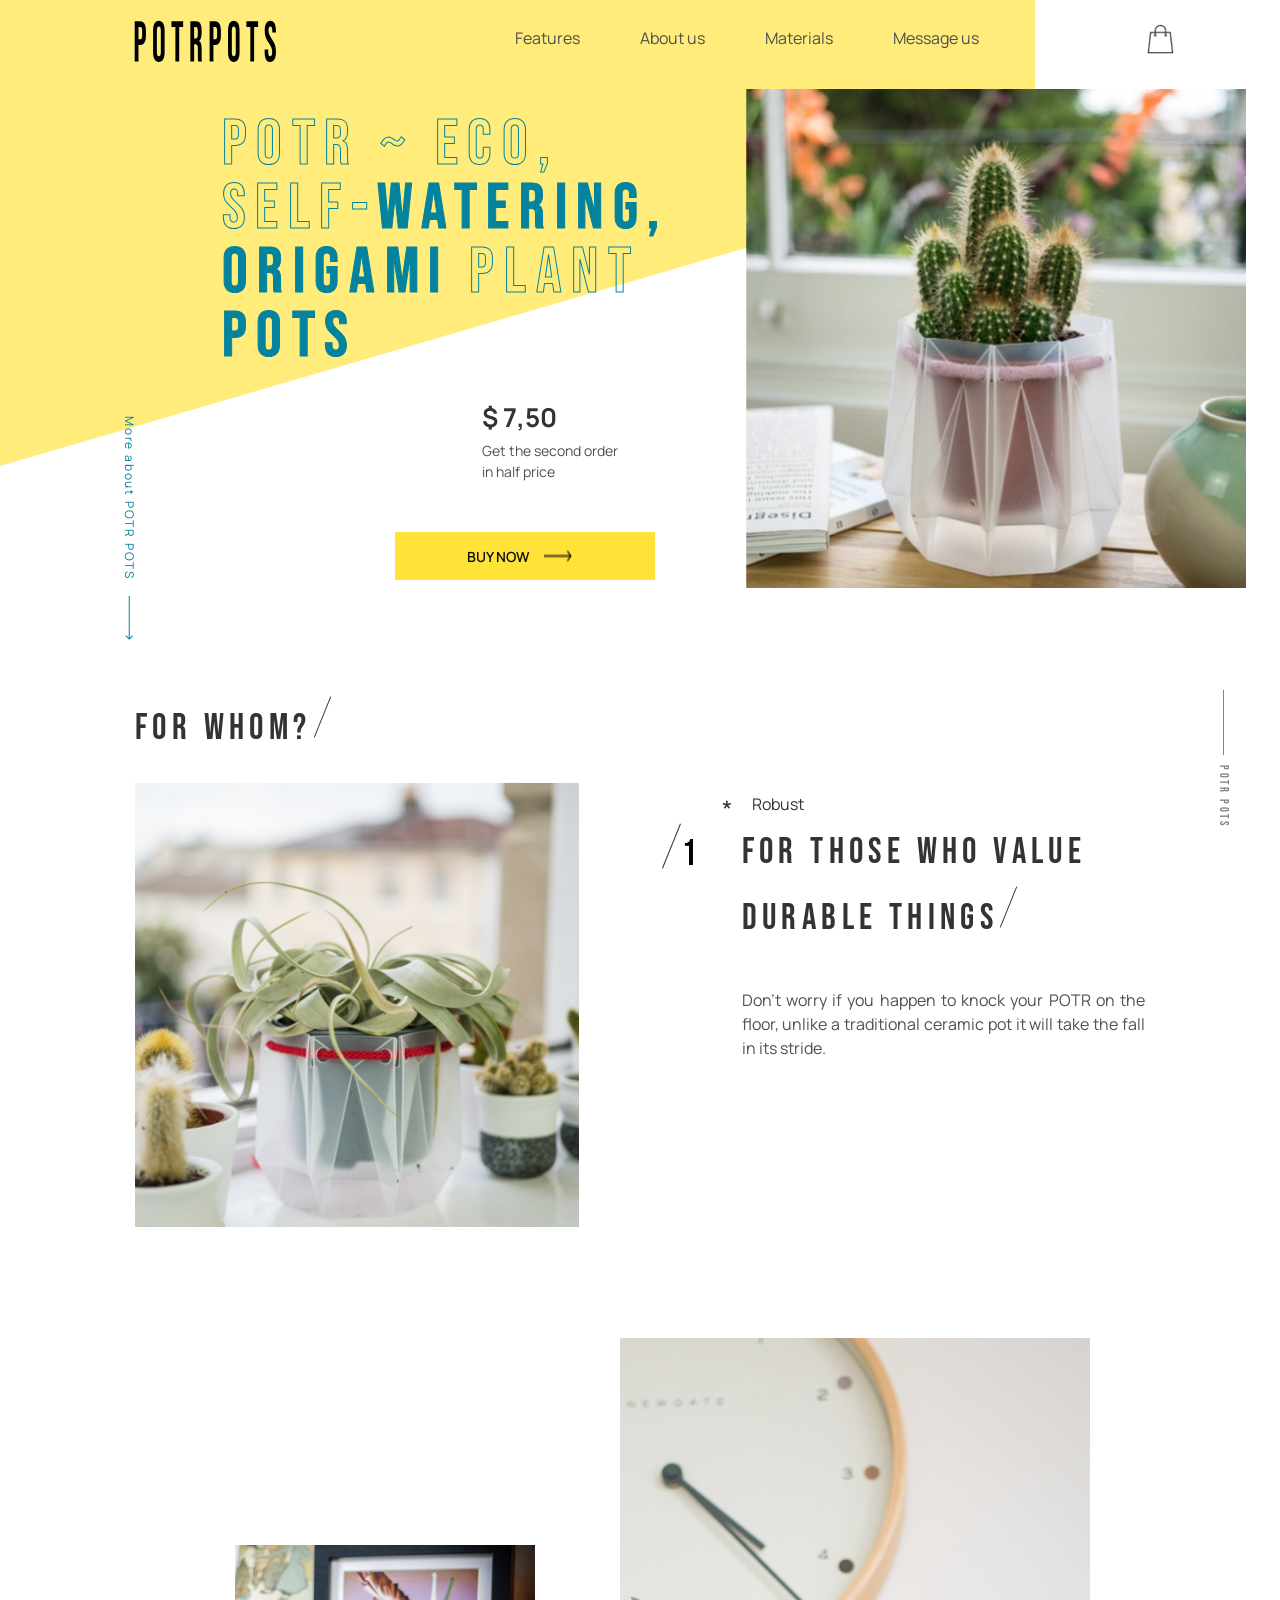
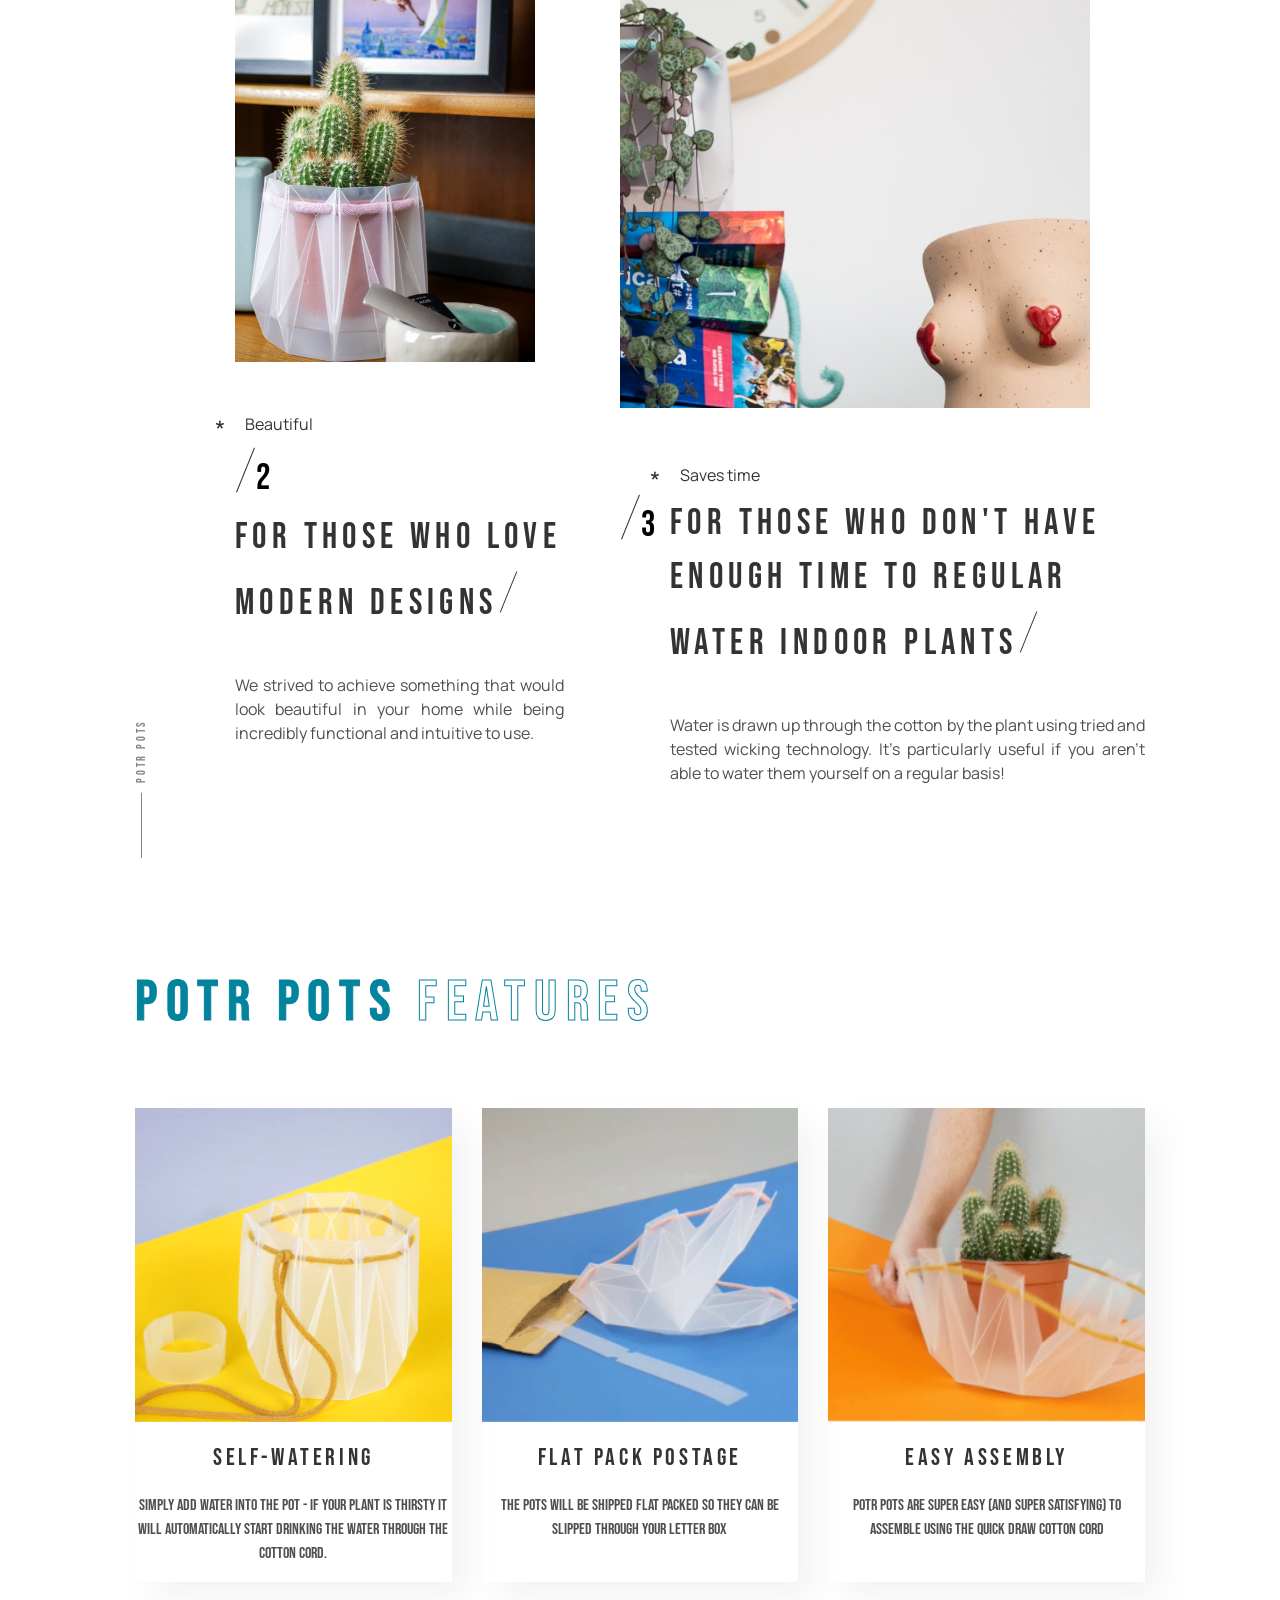
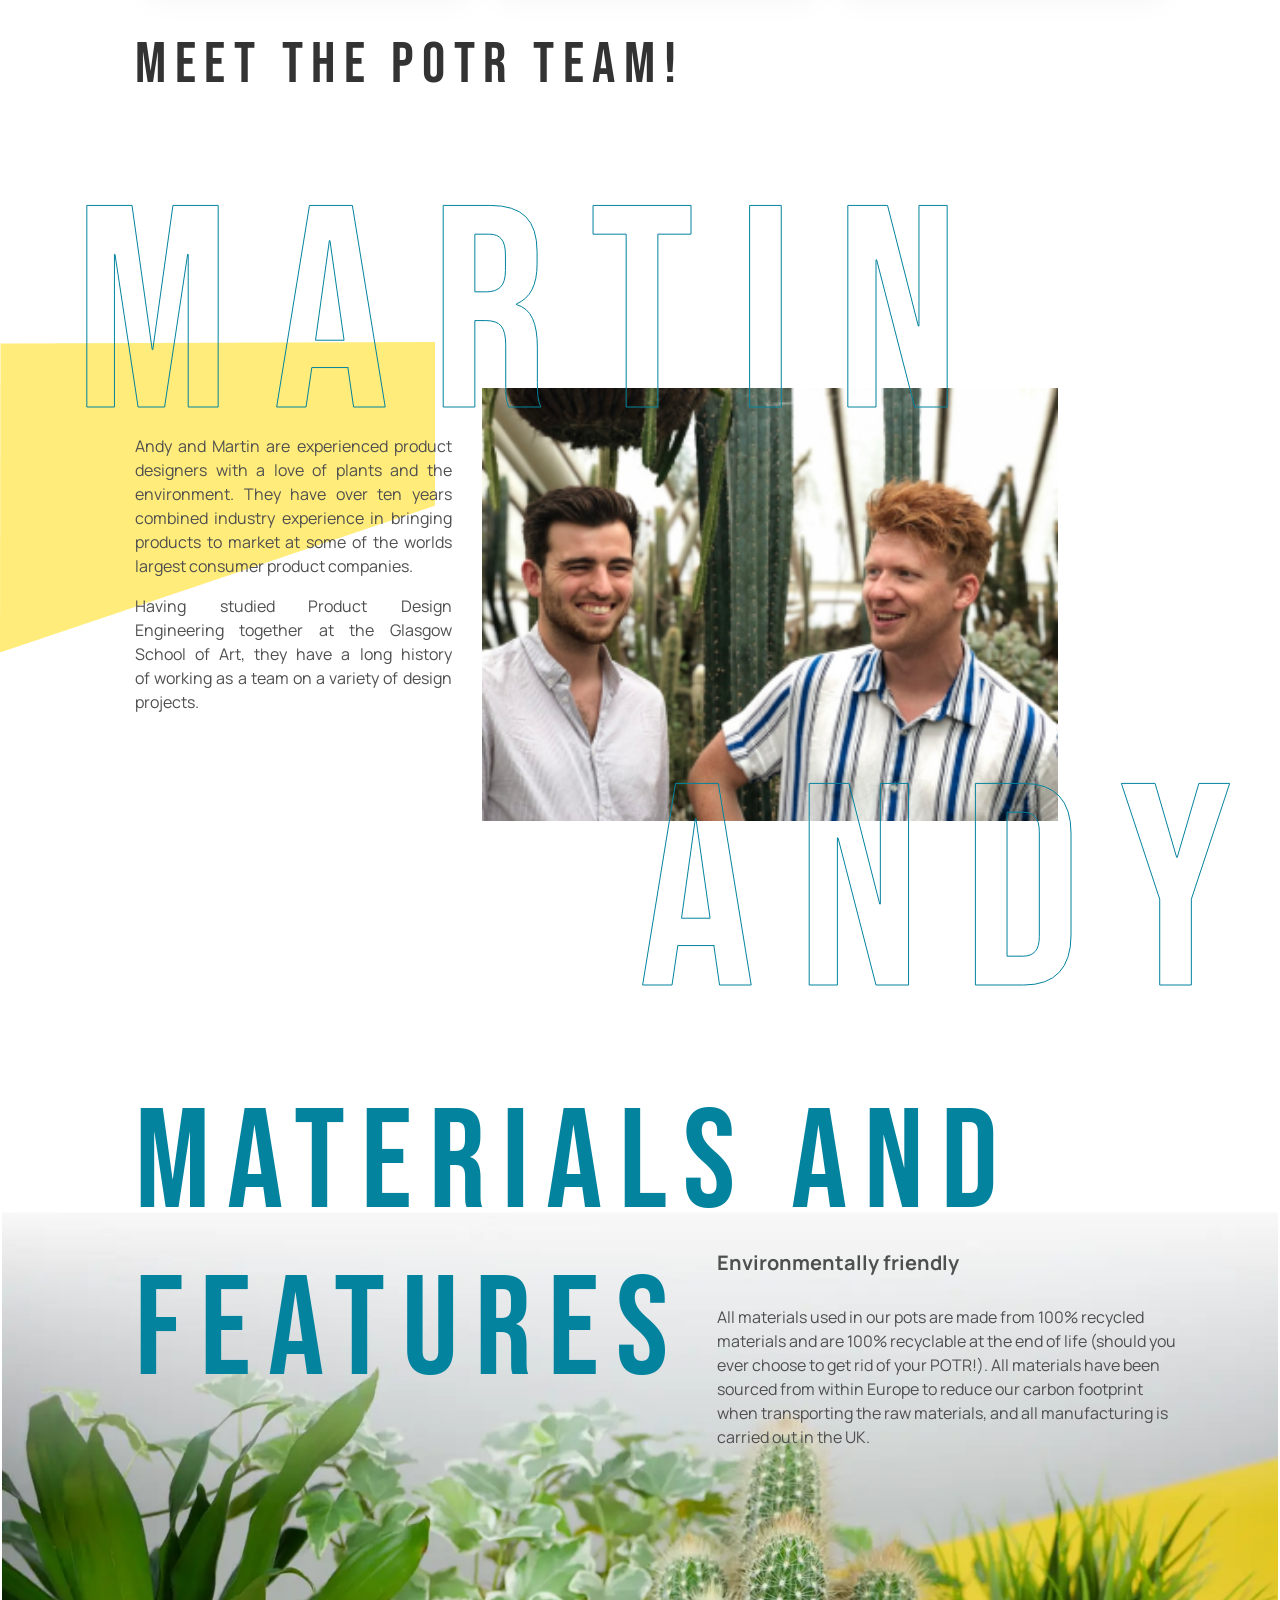
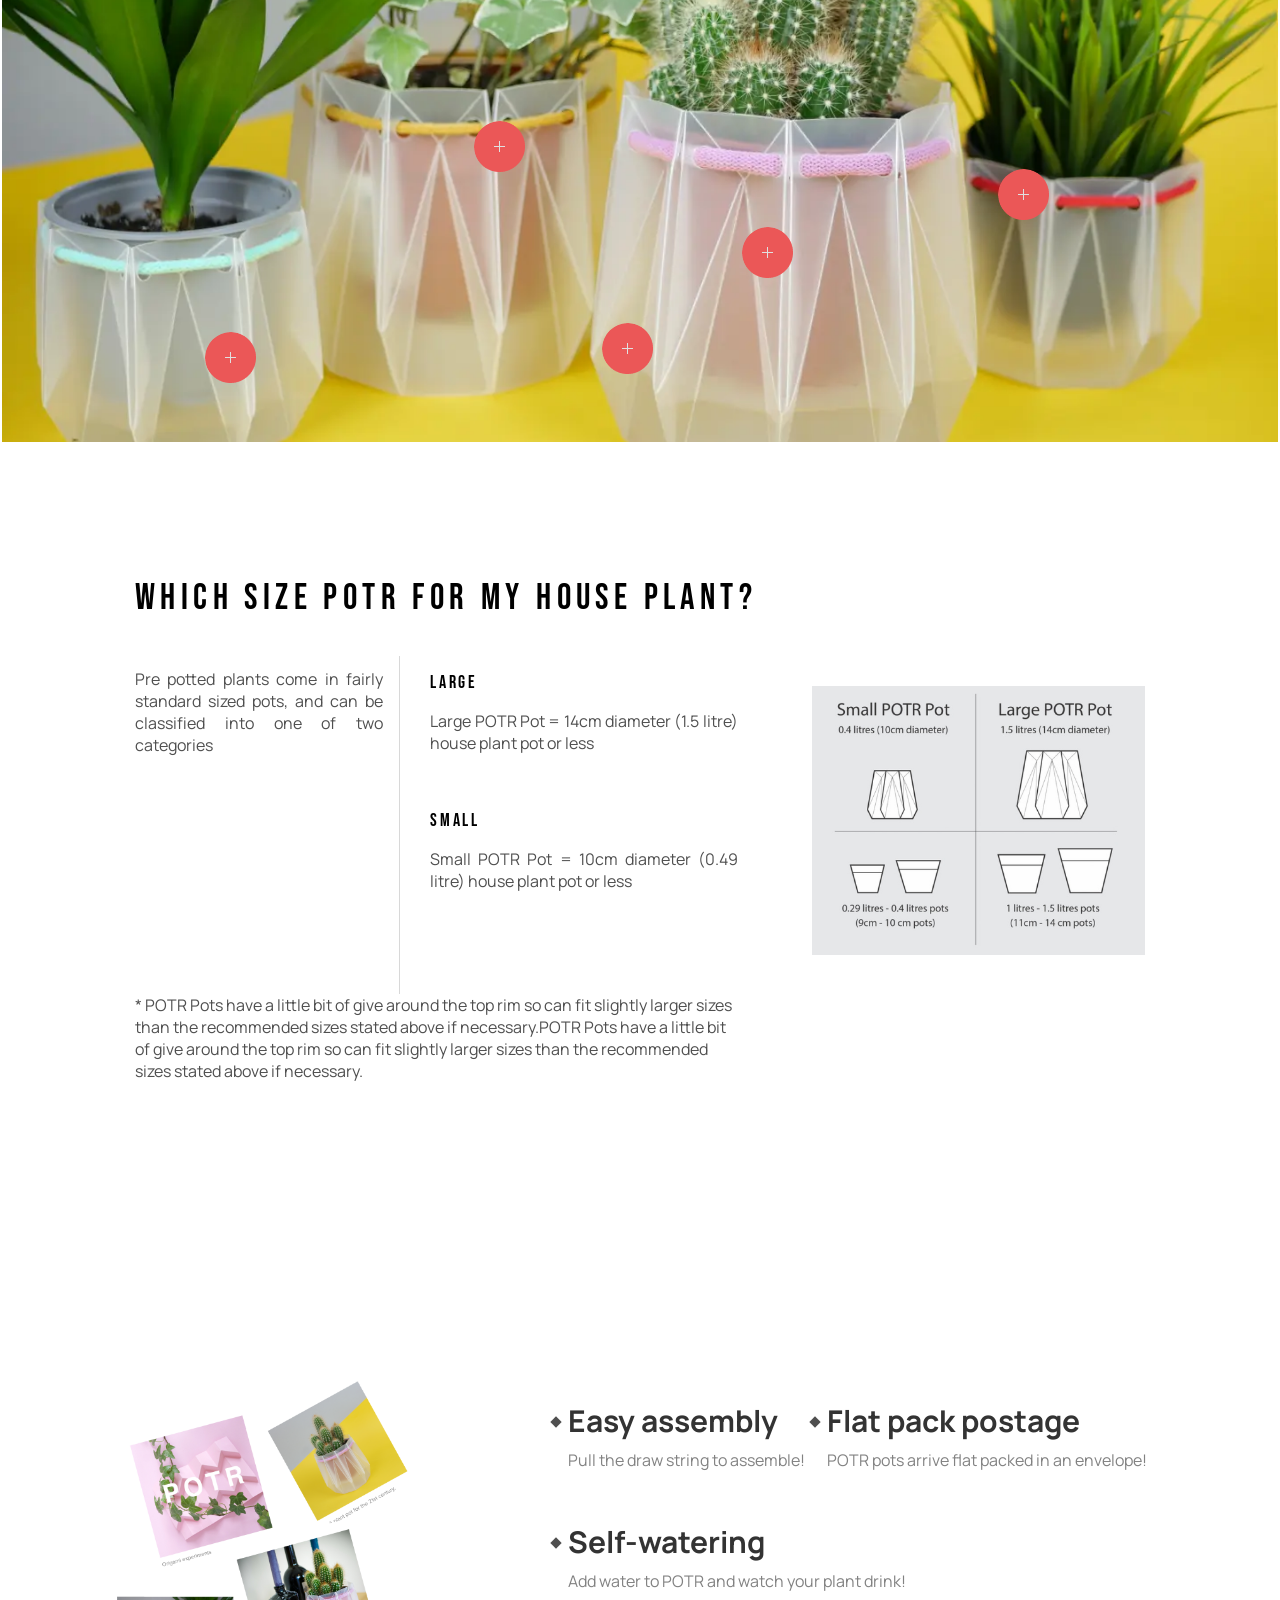
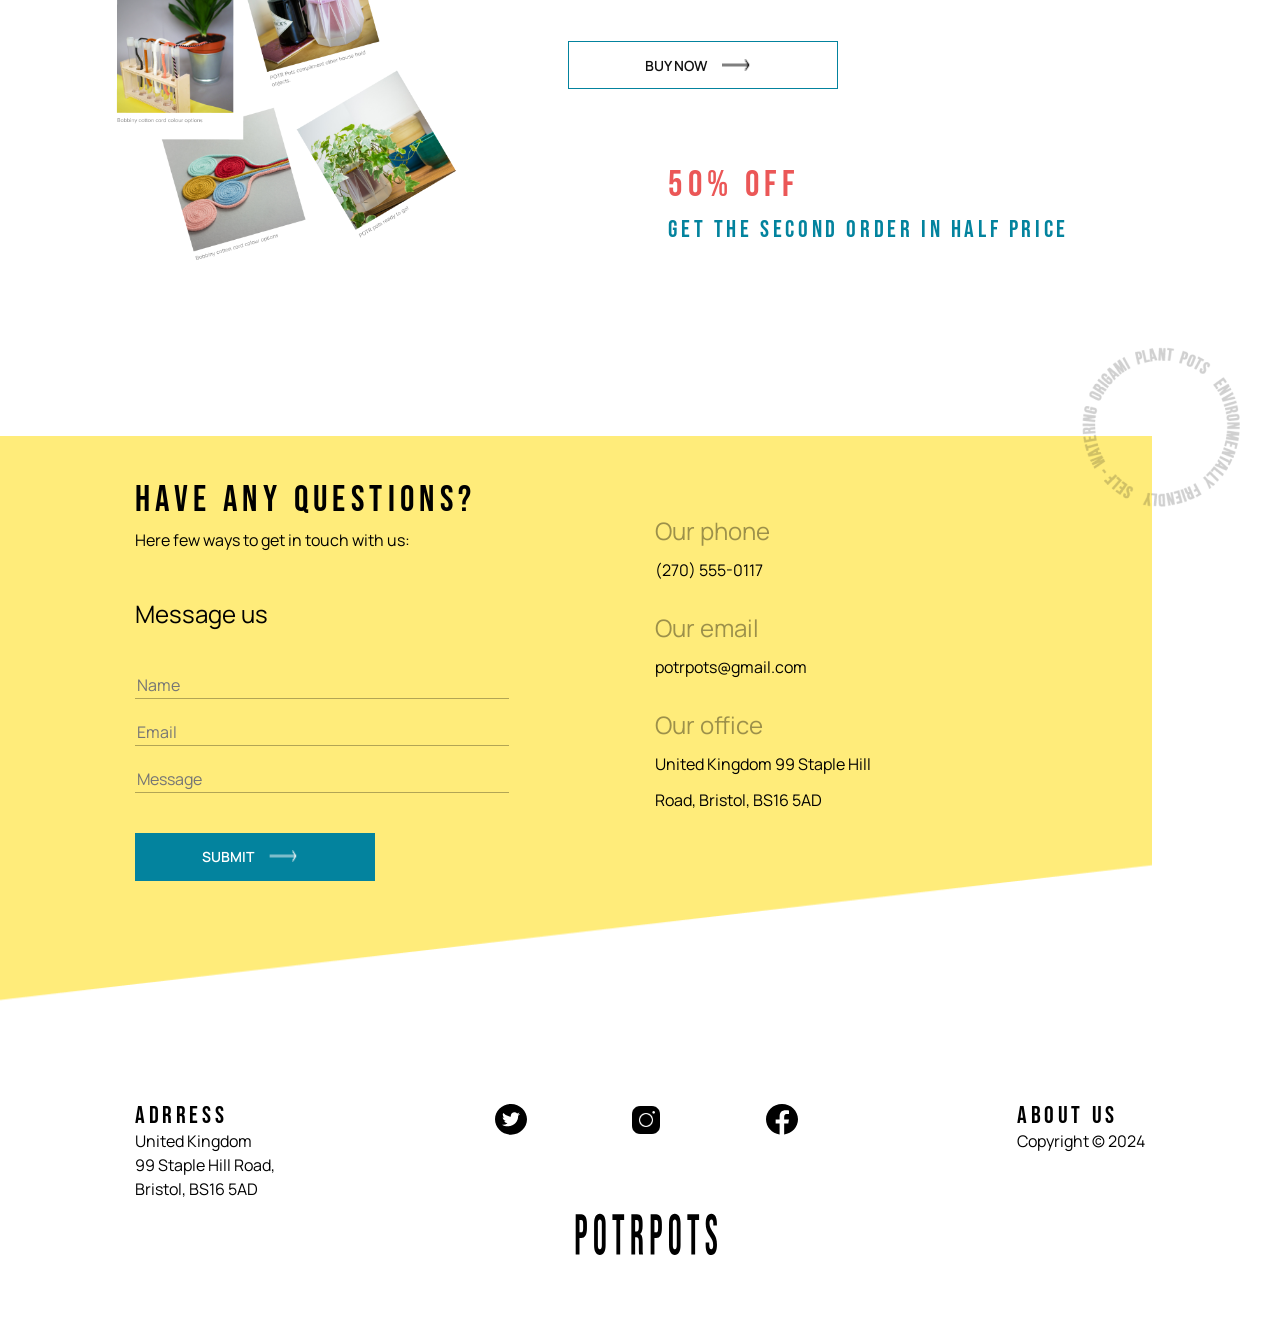
<file: index.html>
<!DOCTYPE html><html lang="en" class="page"><head><meta charset="utf-8"><meta name="viewport" content="width=device-width, initial-scale=1.0"><title>POTR POTS</title><link rel="icon" class="logo__img" type="logo__img" href="faicon.54383a4b.png"><link rel="stylesheet" href="https://cdn.jsdelivr.net/npm/swiper@9/swiper-bundle.min.css"><link rel="stylesheet" href="index.0980bd65.css"></head><body class="page__body"> <header class="header"> <div class="grid header__nav"> <div class="header__logo"> <a href="#" class="logo"> <img class="logo__img" src="logo.fcac2029.svg" alt="POTRPOST"> </a> </div> <div class="grid__item--desktop-5-9 menunav"> <ul class="menunav__list"> <li class="menunav__item"> <a class="menunav__link" href="#features"> Features </a> </li> <li class="menunav__item"> <a class="menunav__link" href="#about"> About&nbspus </a> </li> <li class="menunav__item"> <a class="menunav__link" href="#materials"> Materials </a> </li> <li class="menunav__item"> <a class="menunav__link" href="#message"> Message&nbspus </a> </li> </ul> </div> <div> <img class="icon__bag" src="iconsbag.9f6a5653.png" alt="bag"> </div> <div class="menu-open"> <a href="#menu" class="icon icon__menu-open"> </a> </div> </div> <div class="header__img"></div> <div class="container"> <div class="grid"> <div class="grid__item--desktop-2-7 grid__item--mono-1-2 grid__item--tablet-1-4 header__title">POTR ~ Eco, self-<span class="header__title-blue">watering, origami</span> plant <span class="header__title-blue">pots</span> </div> <div class="grid__item--desktop-5-6 grid__item--mono-1-2 grid__item--tablet-3-4 header__price">$ 7,50 </div> <div class="grid__item--desktop-5-6 grid__item--mono-1-1 grid__item--tablet-3-4 header__text"> Get the second order in half price</div> <div class="grid__item--desktop-4-6 grid__item--mono-1-2 grid__item--tablet-2-4"> <button type="submit" class="button button__ticket--arroworange grid__item--desktop-4-6 grid__item--mono-1-2 grid__item--tablet-2-4"> Buy now <img class="button__img" src="arrow.7a5e031d.png" alt="arrow icon"> </button> </div> </div> </div> <div class="vertical-text"> <a class="vertical__link" href="#contact"> More about POTR POTS </a> <img class="vertical__img" src="Arrowbig.2ebe8333.png" alt="arrow"> </div> </header> <nav class="menu page__menu" id="menu"> <div class="container"> <div class="menu__container"> <ul class="menu__list"> <li class="menu__item"> <a class="menu__link" href="#basket"> Basket </a> <div class="radius">0</div> </li> <li class="menu__item"> <a class="menu__link" href="#features"> Features </a> </li> <li class="menu__item"> <a class="menu__link" href="#materials"> Materials </a> </li> <li class="menu__item"> <a class="menu__link" href="#about"> About us </a> </li> <li class="menu__item"> <a class="menu__link" href="#message"> Message us </a> </li> </ul> <div class="vertical-text-menu"> <img src="arrows.ec8f986d.png" alt="arrow"> Close </div> <a class="icon icon__close" href="#"> </a> </div> </div> </nav> <main> <section class="basket" id="basket"> <div class="container"> <div class="vertical-text1 vertical-text1-first"> POTR POTS </div> <h2 class="basket__title">For whom?</h2> <div class="basket__block1 grid"> <div class="grid__item--desktop-1-5 grid__item--tablet-1-2"> <img class="basket__img basket__img1" src="basket1.899c2da3.png" alt="basket1"> </div> <div class="basket__number basket__number-b grid__item--desktop-7-7 grid__item--mono-1-2 grid__item--tablet-3-3 number1">1</div> <div class="grid__item--desktop-8-12 grid__item--mono-1-2 grid__item--tablet-4-6"> <div class="basket__util"> <span class="basket__star"> *</span> Robust</div> <h3 class="basket__title">For those who value durable things</h3> <p class="basket__description">Don’t worry if you happen to knock your POTR on the floor, unlike a traditional ceramic pot it will take the fall in its stride.</p> </div> </div> <div class="basket__container"> <div class="basket__block basket__block2"> <div class="basket__1"> <div class="basket__util util2"> <span class="basket__star start"> *</span> Beautiful</div> <div class="basket__number">2</div> <div class="basket__item"> <h3 class="basket__title">For those who love modern designs</h3> <p class="basket__description">We strived to achieve something that would look beautiful in your home while being incredibly functional and intuitive to use.</p> </div> </div> <div class="basket__item-img2"> <img class="basket__img2" src="basket2.14c42b2e.png" alt="basket2"> </div> </div> <div class="basket__block basket__block3"> <div class="basket__text3"> <div class="basket__number basket__number-b">3</div> <div class="basket__item"> <div class="basket__util"><span class="basket__star"> *</span> Saves time</div> <h3 class="basket__title">For those who don't have enough time to regular water indoor plants</h3> <p class="basket__description">Water is drawn up through the cotton by the plant using tried and tested wicking technology. It's particularly useful if you aren’t able to water them yourself on a regular basis! </p> </div> </div> <div class="basket__item-img3"> <picture> <source media="(min-width:1020px)" srcset="basket3.7ac33378.png"> <img class="basket__img" src="basket3tablet.8beb49f5.png" alt="basket3"> </picture> </div> </div> </div> <div class="vertical-text1 vertical-text1-seconds"> POTR POTS </div> </div> </section> <section class="features" id="features"> <div class="container"> <div class="grid"> <div class="features__title grid__item--desktop-1-8 grid__item--mono-1-2 grid__item--tablet-1-5"> <span class="header__title-blue"> POTR Pots </span> Features </div> <div class="features__card--1 grid__item--desktop-1-4 grid__item--mono-1-2 grid__item--tablet-1-2"> <img class="features__img" src="Water.0928a479.png" alt="water"> <h3 class="features__name">Self-watering</h3> <p class="features__description">Simply add water into the pot - if your plant is thirsty it will automatically start drinking the water through the cotton cord.</p> </div> <div class="features__card--2 grid__item--desktop-5-8 grid__item--mono-1-2 grid__item--tablet-3-4"> <img class="features__img" src="Pack.2af5f791.png" alt="Pack"> <h3 class="features__name">Flat pack postage </h3> <p class="features__description"> The pots will be shipped flat packed so they can be slipped through your letter box </p> </div> <div class="features__card--3 grid__item--desktop-9-12 grid__item--mono-1-2 grid__item--tablet-5-6"> <img class="features__img" src="assembly.a41622f8.png" alt="assembly"> <h3 class="features__name">Easy assembly</h3> <p class="features__description">POTR Pots are super easy (and super satisfying) to assemble using the quick draw cotton cord </p> </div> </div> </div> </section> <section class="potrteam"> <div class="container"> <h2 class="potrteam__title">Meet the POTR team!</h2> <div class="name1 potrteam__name"> Martin </div> <div class="grid potrteam__block"> <div class="grid__item--desktop-1-4 grid__item--mono-1-2 grid__item--tablet-1-3 potrteam__abouts"> <p>Andy and Martin are experienced product designers with a love of plants and the environment. They have over ten years combined industry experience in bringing products to market at some of the worlds largest consumer product companies.</p> <p>Having studied Product Design Engineering together at the Glasgow School of Art, they have a long history of working as a team on a variety of design projects.</p> </div> <div class="grid__item--desktop-5-11 grid__item--mono-1-2 grid__item--tablet-4-6"> <img class="potrteam__img" src="teammono.907175ec.png" alt="team"> </div> </div> <div class="name2 potrteam__name"> Andy </div> </div> </section> <section class="materials" id="materials"> <div class="container"> <div class="vertical-text1 vertical-text1-mater1"> POTR POTS </div> <h2 class="materials__title"> Materials and <br> Features </h2> <div class="materials__box"> <h4 class="materials__boxtitle">Environmentally friendly</h4> <p> All materials used in our pots are made from 100% recycled materials and are 100% recyclable at the end of life (should you ever choose to get rid of your POTR!). All materials have been sourced from within Europe to reduce our carbon footprint when transporting the raw materials, and all manufacturing is carried out in the UK. </p> </div> </div> <div class="materials__background-image"></div> <div class="swiper"> <div class="swiper-wrapper"> <div class="fade swiper-slide"> <div class="text_slides"> We have chosen Bobbiny recycled cotton cord to use as our draw string and wicking cord. Not only is it 100% recycled, it looks great and works really well at wicking water. </div> </div> <div class="fade swiper-slide"> <div class="text_slides"> Shipped flat packed so they can be slipped through your letterbox, POTR Pots have the smallest carbon footprint possible during transit.</div> </div> <div class="fade swiper-slide"> <div class="text_slides">Once assembled the cotton cord doubles as the watering system, allowing your plants to self-regulate their water intake using tried and tested wicking technology.</div> </div> <div class="fade swiper-slide"> <div class="text_slides">POTR pots are flat pack, origami planters designed to self-water your plants, made from recycled materials.</div> </div> <div class="fade swiper-slide"> <div class="text_slides">POTR Pots are constructed using recycled polypropylene which can be fully recycled. </div> </div> </div> <div class="swiper-pagination"> </div> </div> <div class="materials__button"> <div class="button__1 buttonmaterial"> <div class="buttonmaterial__text buttonmaterial__text-1"> POTR Pots are constructed using recycled polypropylene which can be fully recycled. </div> </div> <div class="button__2 buttonmaterial"> <div class="buttonmaterial__text buttonmaterial__text-2"> POTR pots are flat pack, origami planters designed to self-water your plants, made from recycled materials. </div> </div> <div class="button__3 buttonmaterial"> <div class="buttonmaterial__text buttonmaterial__text-3"> Once assembled the cotton cord doubles as the watering system, allowing your plants to self-regulate their water intake using tried and tested wicking technology. </div> </div> <div class="button__4 buttonmaterial"> <div class="buttonmaterial__text buttonmaterial__text-4"> Shipped flat packed so they can be slipped through your letterbox, POTR Pots have the smallest carbon footprint possible during transit. </div> </div> <div class="button__5 buttonmaterial"> <div class="buttonmaterial__text buttonmaterial__text-5"> We have chosen Bobbiny recycled cotton cord to use as our draw string and wicking cord. Not only is it 100% recycled, it looks great and works really well at wicking water. </div> </div> <div class="vertical-text1 vertical-text1-mater2"> POTR POTS </div> </div> </section> <section class="potrsize" id="about"> <h2 class="container potrsize__title">Which size POTR for my house plant? </h2> <div class="potrsize__container"> <div class="container potrsize__about1">Pre potted plants come in fairly standard sized pots, and can be classified into one of two categories</div> <div class="potrsize__about2"> <picture> <source media="(min-width: 1020px)" srcset="sizedesktop.237fa06e.png"> <source media="(min-width: 400px)" srcset="sizetablet.19f69d19.png"> <img class="potrsize__img" src="sizemono.19f69d19.png" alt="size"> </picture> <div class="potrsize__text"> <h3 class="potrsize__subtitle">large</h3> <p class="largetext">Large POTR Pot = 14cm diameter (1.5 litre) house plant pot or less</p> <h3 class="potrsize__subtitle">Small</h3> <p>Small POTR Pot = 10cm diameter (0.49 litre) house plant pot or less</p> </div> </div> </div> <div class="container"> <div class="potrsize__about3"> * POTR Pots have a little bit of give around the top rim so can fit slightly larger sizes than the recommended sizes stated above if necessary.POTR Pots have a little bit of give around the top rim so can fit slightly larger sizes than the recommended sizes stated above if necessary. </div> </div> </section> <section class="benefits"> <div class="container"> <div class="grid"> <div class="benefits__gallery grid__item--desktop-1-5"> </div> <div class="benefits__box grid__item--desktop-6-12 grid__item--mono-1-2 grid__item--tablet-1-5"> <ul class="benefits__list"> <li class="benefits__item"> Easy assembly <p class="benefits__item-text">Pull the draw string to assemble!</p> </li> <li class="benefits__item"> Flat pack postage <div class="benefits__item-text">POTR pots arrive flat packed in an envelope!</div> </li> <li class="benefits__item"> Self-watering <div class="benefits__item-text">Add water to POTR and watch your plant drink!</div> </li> </ul> <div class="benefits__clik"> <button type="submit" class="button button__ticket--white"> Buy now <img class="button__img" src="arrow.7a5e031d.png" alt="arrow icon"> </button> <p class="benefits__sale">50% off</p> <p class="benefits__text">Get the second order in half price</p> </div> </div> </div> <div class="vertical-text1 vertical-text1-mater1"> POTR Pots Features </div> </div> </section> <section class="message" id="message"> <div class="message__background-image"></div> <picture class="message__emblem"> <source media="(min-width: 1020px)" srcset="beneftablet.dd915827.png"> <source media="(min-width: 600px)" srcset="benefdesktop.bbca5de7.png"> <img src="benefmono.e3a00855.png" alt="emblem"> </picture> <div class="container"> <div class="grid"> <div class="grid__item--desktop-1-4 grid__item--mono-1-2 grid__item--tablet-1-3"> <h3 class="message__title">have any questions?</h3> <p class="message__text">Here few ways to get in touch with us:</p> <div class="form__title">Message us</div> <form class="form" method="get"> <input name="name" placeholder="Name" type="text" class="form-field message__field" required> <input name="email" placeholder="Email" type="email" class="form-field message__field" required> <input name="message" placeholder="Message" type="text" class="form-field message__field" required> <button type="submit" class="button button__ticket--blue"> Submit <img class="button__img" src="arrow2.708492ea.png" alt="arrow icon"> </button> </form> </div> <div class="contact grid__item--desktop-7-9 grid__item--mono-1-2 grid__item--tablet-5-6" id="contact"> <div class="contact__info"> Our phone <br> <a href="tel:(270) 555-0117" class="contact__info-link"> (270) 555-0117 </a> </div> <div class="contact__info"> Our email <br> <a href="mailto:potrpots@gmail.com" class="contact__info-link"> potrpots@gmail.com </a> </div> <div class="contact__info"> Our office <br> <a href="https://goo.gl/maps/1dNhSvs9frErhAwU9" target="_blank" class="contact__info-link"> United Kingdom 99 Staple Hill Road, Bristol, BS16 5AD </a> </div> </div> </div> </div> </section> </main> <footer> <div class="container"> <div class="footer"> <div class="footer__text"> <span class="footer__subtitle">Adrress</span> <br> <a href="https://goo.gl/maps/1dNhSvs9frErhAwU9" target="_blank" class="contact__info-link"> United Kingdom <br> 99 Staple Hill Road, <br> Bristol, BS16 5AD </a> </div> <div class="footer__icon"> <div class="footer__iconemblem"> <a href="https://twitter.com/?lang=uk" target="_blank" class="logo"> <img class="logo_imgins" src="twiter.4f0ed919.svg" alt="twiter"> </a> <a href="https://www.instagram.com/" target="_blank" class="logo"> <img class="logo_imgins" src="instagram.e4d64383.svg" alt="instagram"> </a> <a href="https://www.facebook.com/" target="_blank" class="logo"> <img class="logo_imgins" src="facebook%20(2).5a851a27.svg" alt="facebook"> </a> </div> <div class="footer__logo"> <a href="#" class="logo"> <img class="logo__imgf" src="logo.fcac2029.svg" alt="POTRPOST"> </a> <div class="footer__text1">Copyright © 2019</div> </div> </div> <div class="footer__text"> <span class="footer__subtitle">aBOUT uS</span> <br> Copyright © 2024 </div> </div> </div> </footer> <script src="https://unpkg.com/swiper/swiper-bundle.min.js"></script> <script src="index.98aeb99e.js"></script> <script src="index.15e228dd.js"></script> </body></html>
</file>
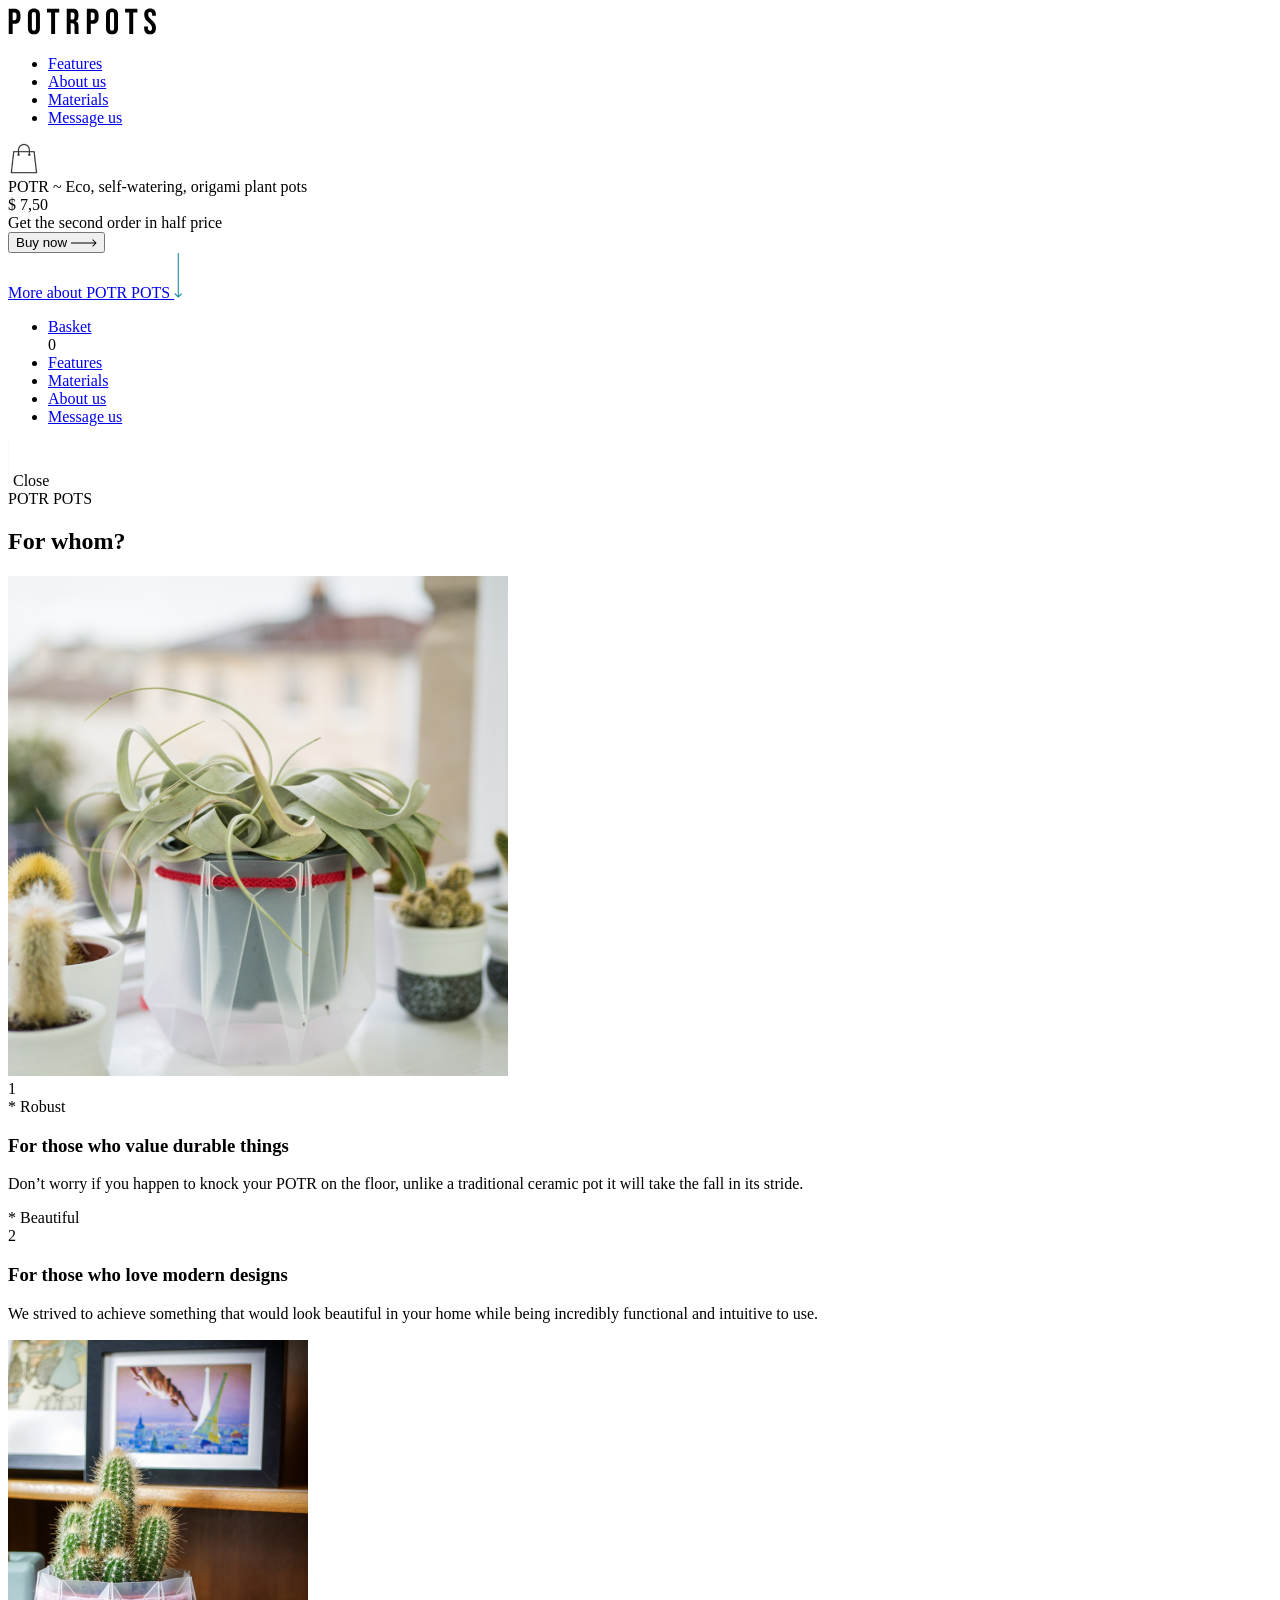
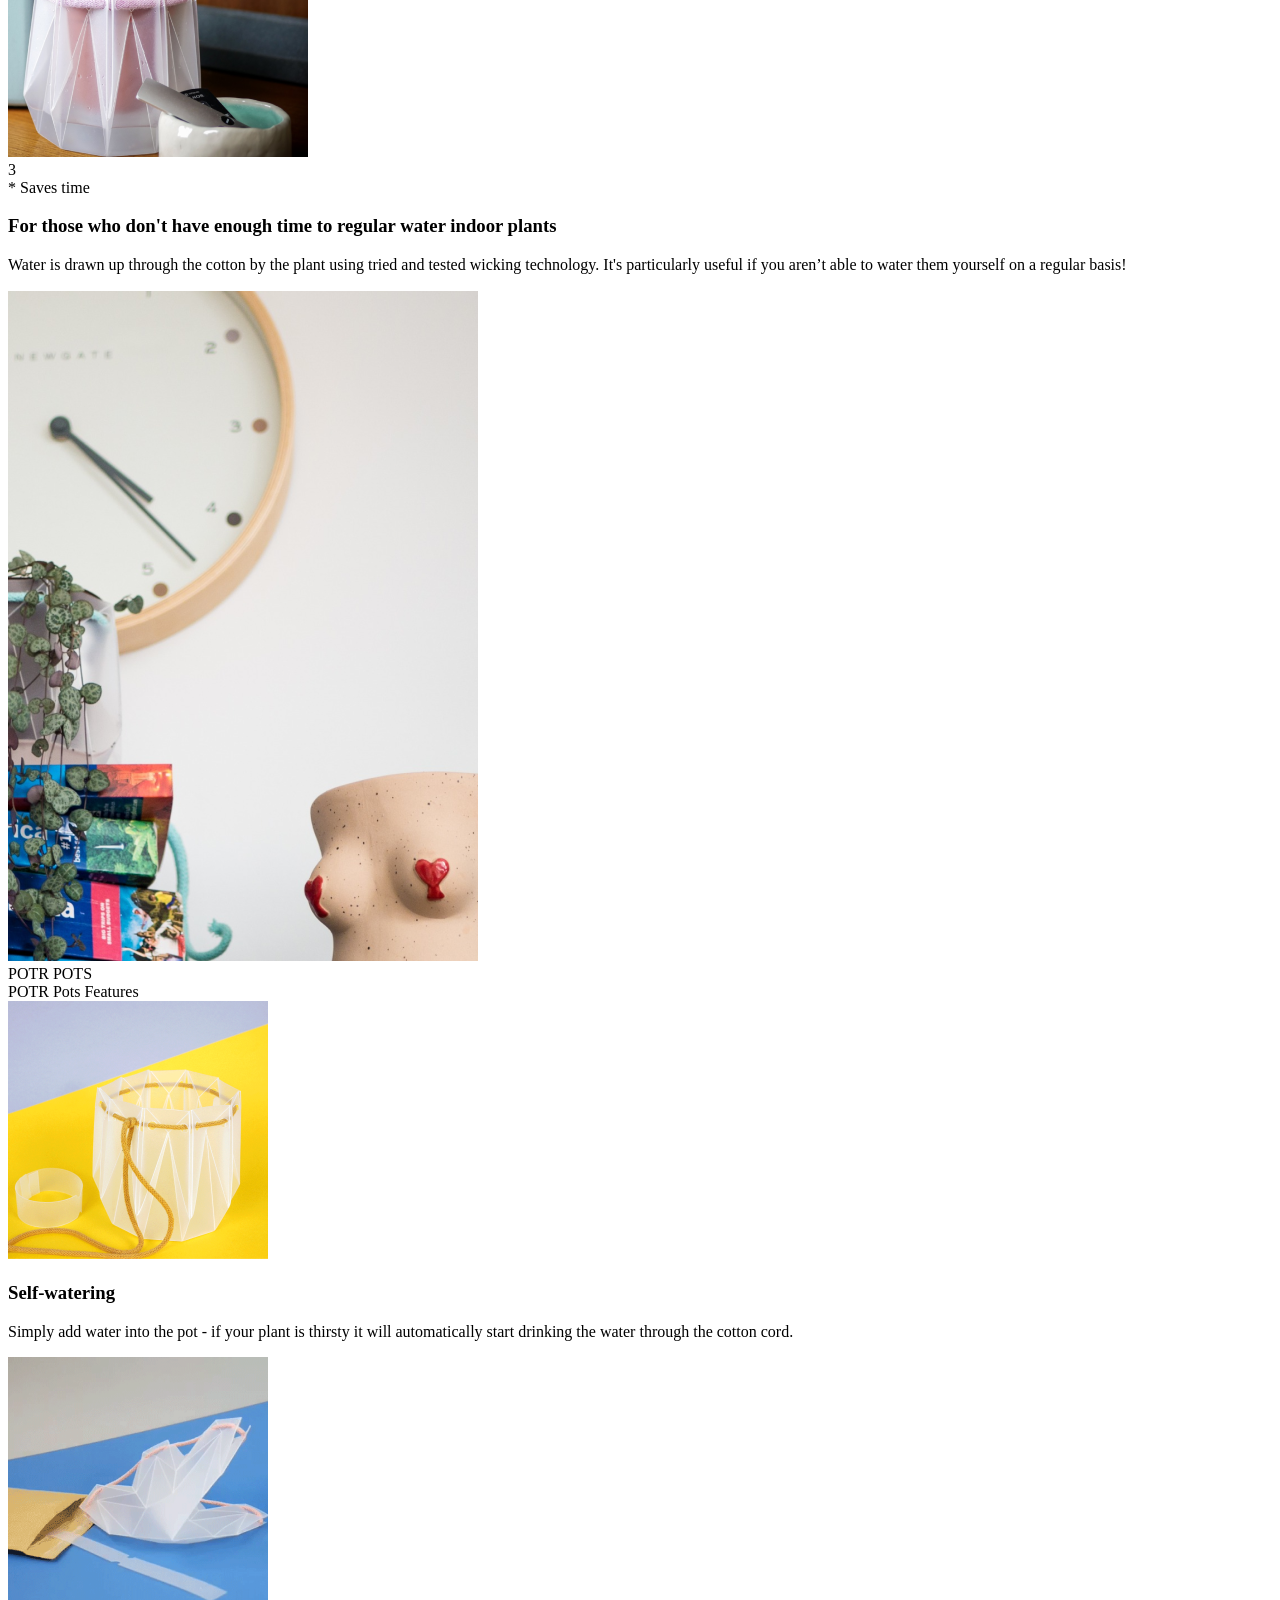
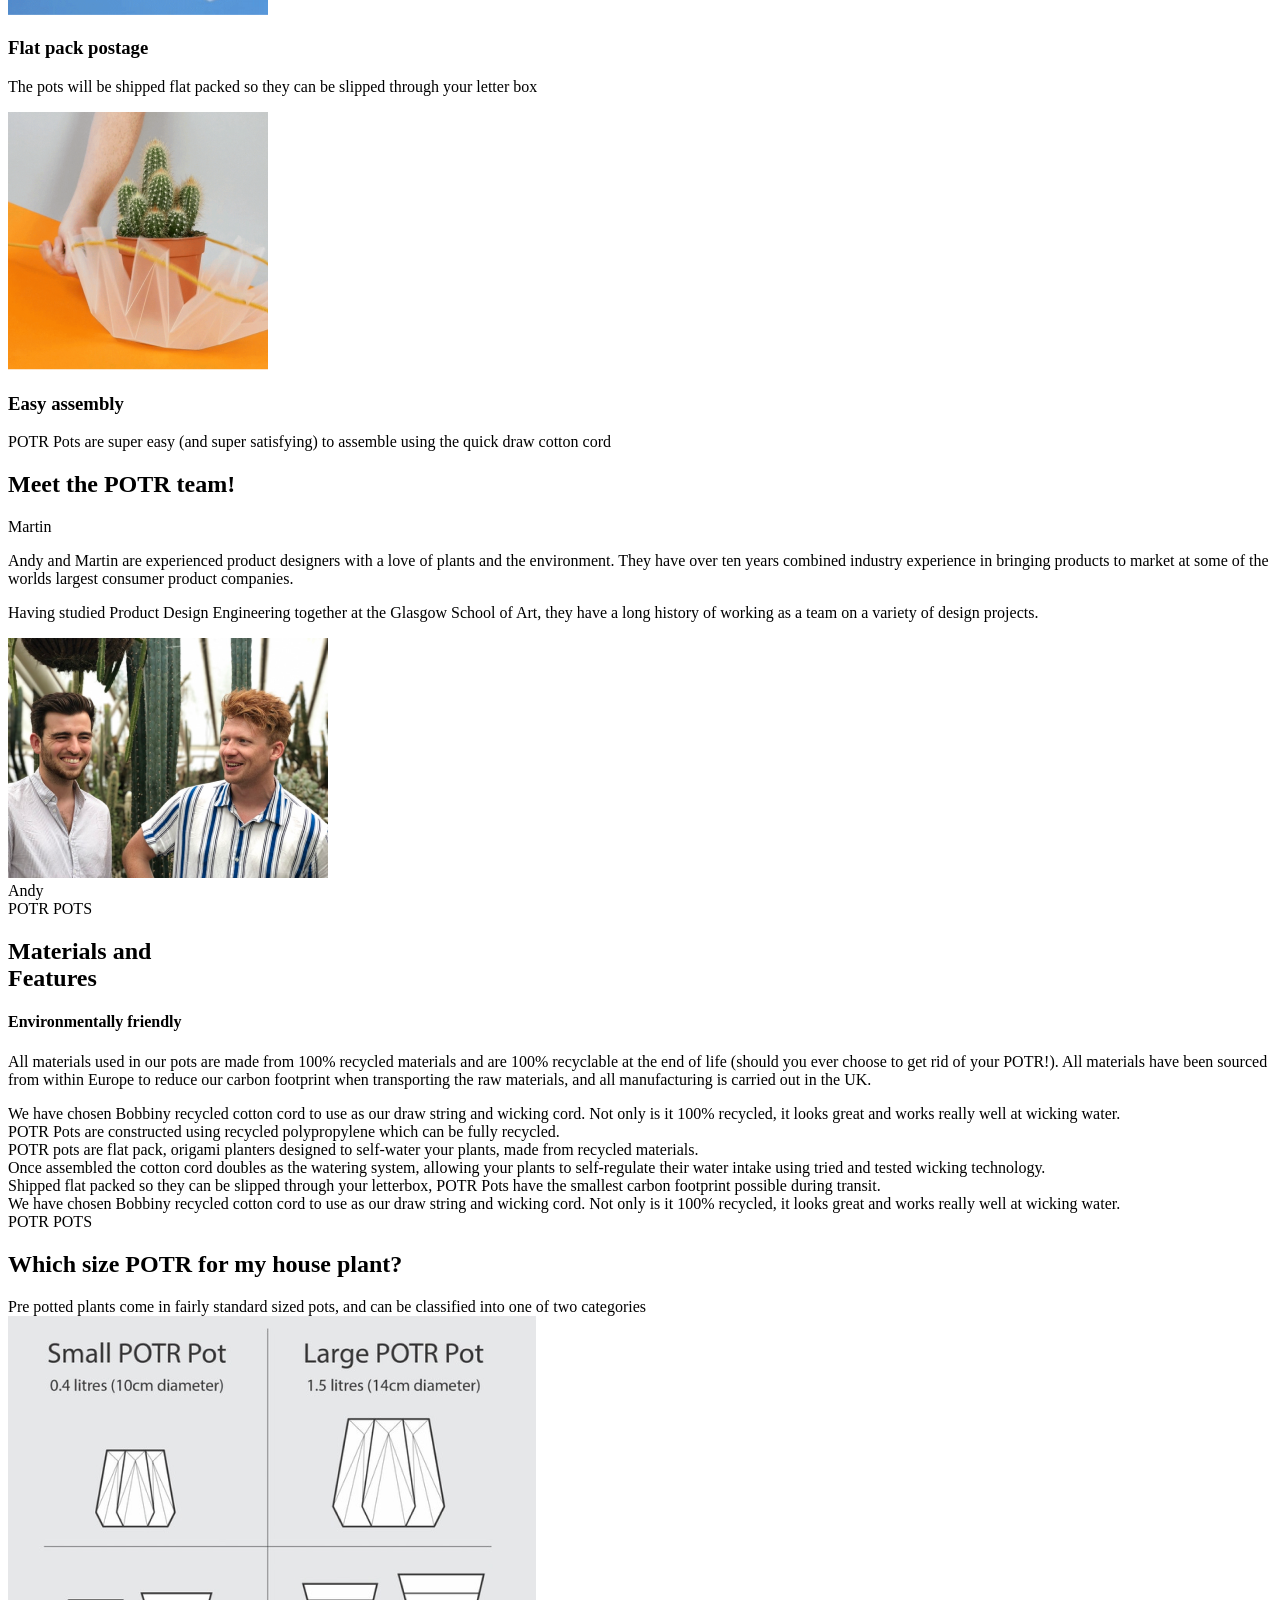
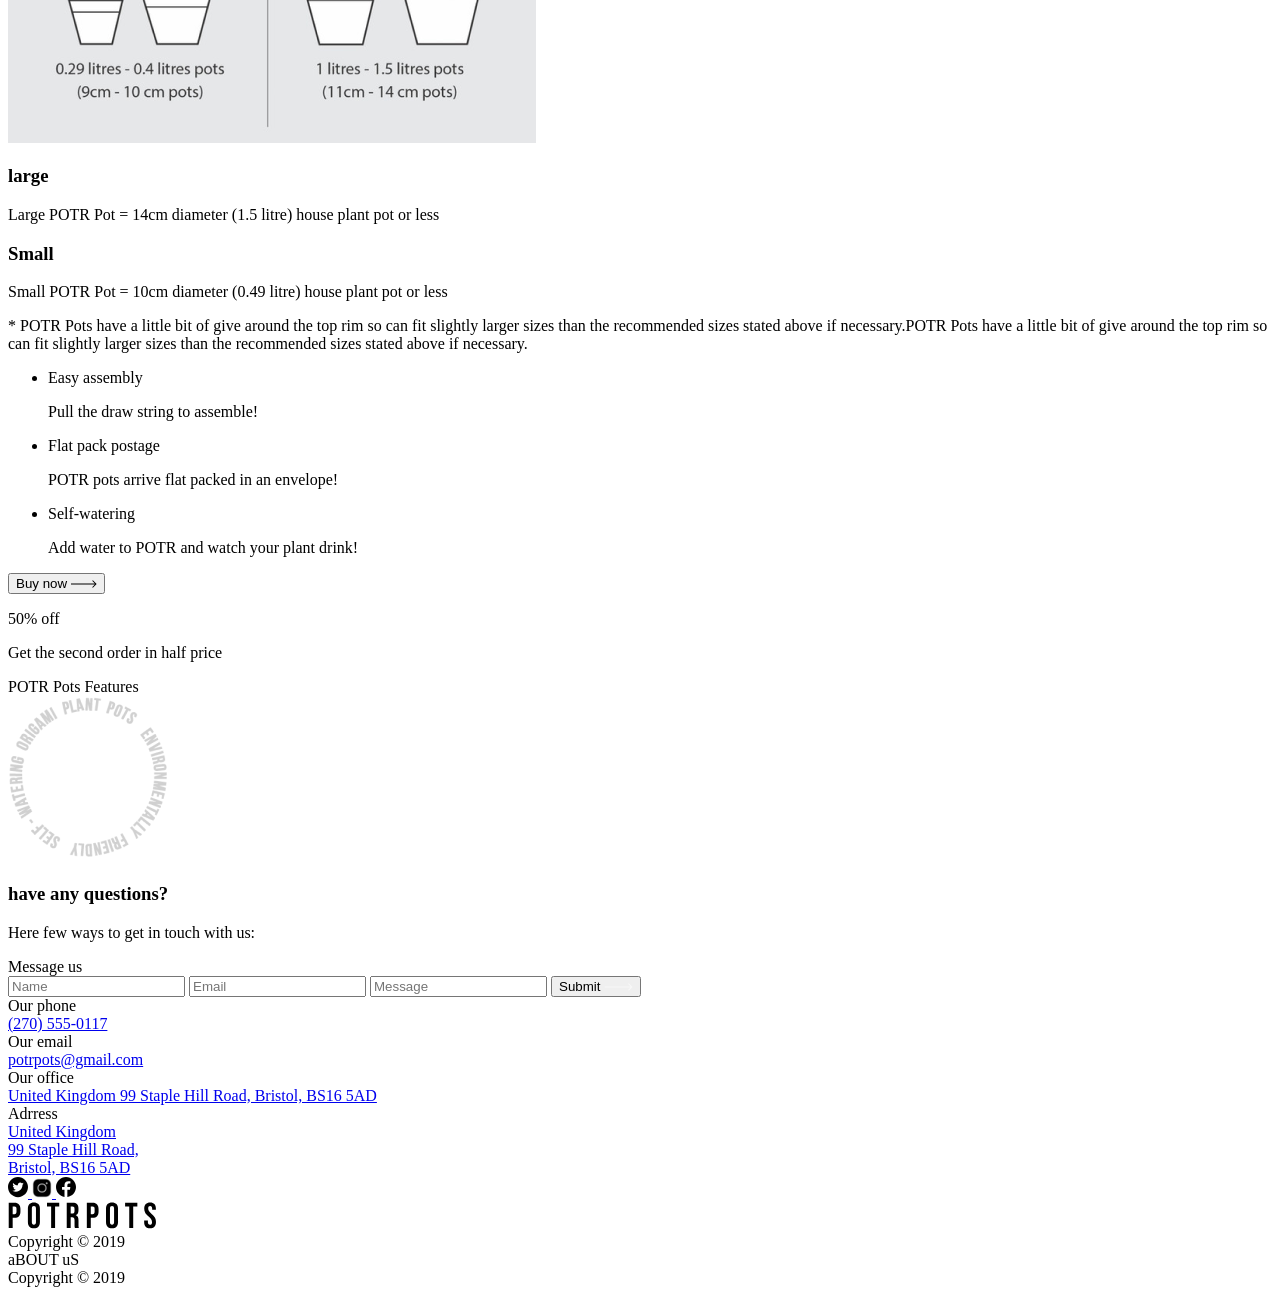
<file: src/index.html>
<!DOCTYPE html>
<html lang="en" class="page">
  <head>
    <meta charset="UTF-8">
    <meta name="viewport" content="width=device-width, initial-scale=1.0">
    <title>POTR POTS</title>
    <link
      rel="icon"
      class="logo__img"
      type="logo__img"
      href="./images/logo.svg"
    >
    <link
      rel="stylesheet"
      href="https://cdn.jsdelivr.net/npm/swiper@9/swiper-bundle.min.css"
    >
    <link rel="stylesheet" href="./styles/main.scss">


  </head>
  <body class="page__body">
    <header class="header">
      <div class="header__nav grid">
        <div class="header__logo">
          <a
            href="#"
            class="logo"
          >
            <img
              class="logo__img"
              src="./images/logo.svg"
              alt="POTRPOST"
           >
          </a>
        </div>
        <div class="menunav grid__item--desktop-5-9">
          <ul class="menunav__list">
            <li class="menunav__item">
              <a
                class="menunav__link"
                href="#features"
               >
               Features
              </a>
            </li>
            <li class="menunav__item">
              <a
                class="menunav__link"
                href="#about"
               >
               About&nbspus
              </a>
            </li>
            <li class="menunav__item">
              <a
                class="menunav__link"
                href="#materials"
               >
               Materials
              </a>
            </li>

            <li class="menunav__item">
              <a
                class="menunav__link"
                href="#message"
               >
               Message&nbspus
              </a>
            </li>
          </ul>
        </div>
        <div>
          <img
            class="icon__bag"
            src="./images/iconsbag.png"
            alt="bag"
          >
        </div>
        <div class="menu-open">
          <a
            href="#menu"
            class="icon icon__menu-open"
          >
          </a>
        </div>
      </div>
      <div class="header__img"></div>
      <div class="container">
        <div class="grid">
          <div class="header__title grid__item--mono-1-2 grid__item--tablet-1-4   grid__item--desktop-2-7">POTR ~ Eco, self-<span class="header__title-blue">watering, origami</span>  plant <span class="header__title-blue">pots</span> </div>
          <div class="header__price grid__item--mono-1-2 grid__item--tablet-3-4   grid__item--desktop-5-6">$ 7,50 </div>
          <div class="header__text  grid__item--mono-1-1 grid__item--tablet-3-4   grid__item--desktop-5-6"> Get the second order in half price</div>
          <div class="grid__item--mono-1-2 grid__item--tablet-2-4   grid__item--desktop-4-6">
            <button type="submit" class="button button__ticket--arroworange grid__item--mono-1-2 grid__item--tablet-2-4   grid__item--desktop-4-6">
              Buy now
              <img
                class="button__img"
                src="./images/arrow.png"
                alt="arrow icon"
              >
            </button>
          </div>
        </div>
      </div>

      <div class="vertical-text">
        <a
          class="vertical__link"
          href="#contact"
          >
          More    about   POTR    POTS
        </a>
        <img
          class="vertical__img"
          src="./images/Arrowbig.png"
          alt="arrow"
        >
      </div>

    </header>
    <nav
      class="page__menu menu"
      id="menu"
     >
      <div class="container">
        <div class="menu__container">
          <ul class="menu__list">
            <li class="menu__item">
              <a
                class="menu__link"
                href="#basket"
               >
               Basket
              </a>
              <div class="radius">0</div>
            </li>
            <li class="menu__item">
              <a
                class="menu__link"
                href="#features"
               >
               Features
              </a>
            </li>
            <li class="menu__item">
              <a
                class="menu__link"
                href="#materials"
               >
               Materials
              </a>
            </li>
            <li class="menu__item">
              <a
                class="menu__link"
                href="#about"
               >
               About us
              </a>
            </li>
            <li class="menu__item">
              <a
                class="menu__link"
                href="#message"
               >
               Message us
              </a>
            </li>
          </ul>
          <div class="vertical-text-menu">
            <img src="./images/arrows.png" alt="arrow">
            Close
          </div>
          <a
            class="icon icon__close"
            href="#"
           >
          </a>

        </div>
      </div>
    </nav>
    <main>
      <section class="basket" id="basket">
        <div class="container">
          <div class="vertical-text1 vertical-text1-first">
            POTR POTS
          </div>

          <h2 class="basket__title">For whom?</h2>
          <div class="grid basket__block1">
            <div class="grid__item--tablet-1-2   grid__item--desktop-1-5">
              <img
                class="basket__img  basket__img1"
                src="./images/basket1.png"
                alt="basket1"
              >
            </div>

            <div class="basket__number number1 basket__number-b grid__item--mono-1-2 grid__item--tablet-3-3   grid__item--desktop-7-7">1</div>
            <div class="grid__item--mono-1-2 grid__item--tablet-4-6   grid__item--desktop-8-12">
              <div class="basket__util"> <span class="basket__star">  *</span>  Robust</div>
              <h3 class="basket__title">For those who value durable things</h3>
              <p class="basket__description">Don’t worry if you happen to knock your POTR on the floor, unlike a traditional ceramic pot it will take the fall in its stride.</p>
            </div>

          </div>
          <div class="basket__container">
            <div class="basket__block basket__block2">
              <div class="basket__1">
                <div class="basket__util util2"> <span class="basket__star  start"> *</span>  Beautiful</div>
                <div class="basket__number">2</div>
                <div class="basket__item">
                  <h3 class="basket__title">For those who love modern designs</h3>
                  <p class="basket__description">We strived to achieve something that would look beautiful in your home while being incredibly functional and intuitive to use.</p>
                </div>
              </div>
              <div class="basket__item-img2">
                <img
                  class="basket__img2"
                  src="./images/basket2.png"
                  alt="basket2"
                >
              </div>
            </div>
            <div class="basket__block basket__block3 ">
              <div class="basket__text3">

                <div class="basket__number basket__number-b">3</div>
                <div class="basket__item">
                  <div class="basket__util"><span class="basket__star">  *</span>    Saves time</div>
                  <h3 class="basket__title">For those who don't have enough time to regular water indoor plants</h3>
                  <p class="basket__description">Water is drawn up through the cotton by the plant using tried and tested wicking technology.  It's particularly useful if you aren’t able to water them yourself on a regular basis! </p>
                </div>
              </div>

              <div class="basket__item-img3">
                <picture>
                  <source media="(min-width:1020px)" srcset="./images/basket3.png">
                  <img
                  class="basket__img"
                  src="./images/basket3tablet.png"
                  alt="basket3"
                >
                </picture>

              </div>
            </div>
          </div>
          <div class="vertical-text1  vertical-text1-seconds ">
            POTR POTS
          </div>
        </div>

      </section>
      <section class="features" id="features">
        <div class="container">
          <div class="grid">
            <div class="features__title grid__item--mono-1-2 grid__item--tablet-1-5  grid__item--desktop-1-8">
              <span class="header__title-blue"> POTR Pots </span>  Features
            </div>
            <div class="grid__item--mono-1-2 grid__item--tablet-1-2   grid__item--desktop-1-4 features__card--1">
              <img
                class="features__img"
                src="./images/Water.png"
                alt="water"
              >
              <h3 class="features__name">Self-watering</h3>
              <p class="features__description">Simply add water into the pot - if your plant is thirsty it will automatically start drinking the water through the cotton cord.</p>
            </div>
            <div class="grid__item--mono-1-2 grid__item--tablet-3-4   grid__item--desktop-5-8 features__card--2">
              <img
                class="features__img"
                src="./images/Pack.png"
                alt="Pack"
              >
              <h3 class="features__name">Flat pack postage </h3>
              <p class="features__description">
                The pots will be shipped flat packed so they can be slipped through your letter box
              </p>
            </div>
            <div class="grid__item--mono-1-2 grid__item--tablet-5-6   grid__item--desktop-9-12 features__card--3">
              <img
                class="features__img"
                src="./images/assembly.png"
                alt="assembly"
              >
              <h3 class="features__name">Easy assembly</h3>
              <p class="features__description">POTR Pots are super easy (and super satisfying) to assemble using the quick draw cotton cord </p>
            </div>
          </div>

        </div>

      </section>
      <section class="potrteam">
        <div class="container">
          <h2 class="potrteam__title">Meet the POTR team!</h2>
          <div class="potrteam__name name1">
            Martin
          </div>
          <div class="grid potrteam__block">
            <div class="potrteam__abouts grid__item--mono-1-2 grid__item--tablet-1-3   grid__item--desktop-1-4">
              <p>Andy and Martin are experienced product designers with a love of plants and the environment. They have over ten years combined industry experience in bringing products to market at some of the worlds largest consumer product companies.</p>
              <p>Having studied Product Design Engineering together at the Glasgow School of Art, they have a long history of working as a team on a variety of design projects.</p>
            </div>
            <div class="grid__item--mono-1-2 grid__item--tablet-4-6   grid__item--desktop-5-11">
              <img
                class="potrteam__img"
                src="./images/teammono.png"
                alt="team">
            </div>
          </div>
          <div class="potrteam__name name2 ">
            Andy
          </div>

        </div>

      </section>
      <section class="materials" id="materials">
        <div class="container">
          <div class="vertical-text1 vertical-text1-mater1">
            POTR POTS
          </div>
          <h2 class="materials__title">
            Materials and
            <br>
            Features
          </h2>

          <div class="materials__box">
            <h4 class="materials__boxtitle">Environmentally friendly</h4>
            <p>
              All materials used in our pots are made from 100% recycled materials and are 100% recyclable at the end of life (should you ever choose to get rid of your POTR!). All materials have been sourced from within Europe to reduce our carbon footprint when transporting the raw materials, and all manufacturing is carried out in the UK.
            </p>
          </div>
        </div>

        <div class="materials__background-image"></div>
        <div class="swiper">
          <div class="swiper-wrapper">
            <div class="swiper-slide fade">
              <div class="text_slides"> We have chosen Bobbiny recycled cotton cord to use as our draw string and wicking cord. Not only is it 100% recycled, it looks great and works really well at wicking water. </div>
            </div>
            <div class="swiper-slide fade">
              <div class="text_slides"> Shipped flat packed so they can be slipped through your letterbox, POTR Pots have the smallest carbon footprint possible during transit.</div>
            </div>
            <div class="swiper-slide fade">
              <div class="text_slides">Once assembled the cotton cord doubles as the watering system, allowing your plants to self-regulate their water intake using tried and tested wicking technology.</div>
            </div>
            <div class="swiper-slide fade">
              <div class="text_slides">POTR pots are flat pack, origami planters designed to self-water your plants, made from recycled materials.</div>
            </div>
            <div class="swiper-slide fade">
              <div class="text_slides">POTR Pots are constructed using recycled polypropylene which can be fully recycled. </div>
            </div>
          </div>
          <div class="swiper-pagination">
          </div>
        </div>

        <div class="materials__button">
          <div class="buttonmaterial button__1">
            <div class="buttonmaterial__text buttonmaterial__text-1  ">
              POTR Pots are constructed using recycled polypropylene which can be fully recycled.
            </div>
          </div>

          <div class="buttonmaterial button__2">
            <div class="buttonmaterial__text buttonmaterial__text-2">
              POTR pots are flat pack, origami planters designed to self-water your plants, made from recycled materials.
            </div>
          </div>
          <div class="buttonmaterial button__3">
            <div class="buttonmaterial__text buttonmaterial__text-3">
              Once assembled the cotton cord doubles as the watering system, allowing your plants to self-regulate their water intake using tried and tested wicking technology.
            </div>
          </div>
          <div class="buttonmaterial button__4">
            <div class="buttonmaterial__text buttonmaterial__text-4">
              Shipped flat packed so they can be slipped through your letterbox, POTR Pots have the smallest carbon footprint possible during transit.
            </div>
          </div>
          <div class="buttonmaterial button__5">
            <div class="buttonmaterial__text buttonmaterial__text-5">
              We have chosen Bobbiny recycled cotton cord to use as our draw string and wicking cord. Not only is it 100% recycled, it looks great and works really well at wicking water.
            </div>
          </div>

          <div class="vertical-text1 vertical-text1-mater2">
            POTR POTS
          </div>
        </div>

      </section>
      <section class="potrsize" id="about">
        <h2 class="potrsize__title container">Which size POTR for my house plant? </h2>
        <div class="potrsize__container">
          <div class="potrsize__about1 container">Pre potted plants come in fairly standard sized pots, and can be classified into one of two categories</div>

          <div class="potrsize__about2">
            <picture>
              <source media="(min-width: 1020px)" srcset="./images/sizedesktop.png">
              <source media="(min-width: 400px)" srcset="./images/sizetablet.png">
              <img
                class="potrsize__img"
                src="./images/sizemono.png"
                alt="size"
              >
            </picture>

            <div class="potrsize__text">
              <h3 class="potrsize__subtitle">large</h3>
              <p class="largetext">Large POTR Pot = 14cm diameter (1.5 litre) house plant pot or less</p>
              <h3 class="potrsize__subtitle">Small</h3>
              <p>Small POTR Pot = 10cm diameter (0.49 litre) house plant pot or less</p>
            </div>

          </div>

        </div>
        <div class="container">
          <div class="potrsize__about3">
            * POTR Pots have a little bit of give around the top rim so can fit slightly larger sizes than the recommended sizes stated above if necessary.POTR Pots have a little bit of give around the top rim so can fit slightly larger sizes than the recommended sizes stated above if necessary.
          </div>
        </div>
      </section>
      <section class="benefits">
        <div class="container">
          <div class="grid">
            <div class="benefits__gallery grid__item--desktop-1-5">
            </div>
            <div class="benefits__box grid__item--mono-1-2 grid__item--tablet-1-5 grid__item--desktop-6-12">
              <ul class="benefits__list">
                <li class="benefits__item">
                  Easy assembly
                  <p class="benefits__item-text">Pull the draw string to assemble!</p>
                </li>
                <li class="benefits__item">
                  Flat pack postage
                  <p class="benefits__item-text">POTR pots arrive flat packed in an envelope!</p>
                </li>
                <li class="benefits__item">
                  Self-watering
                  <p class="benefits__item-text">Add water to POTR and watch your plant drink!</p>
                </li>
              </ul>
              <div class="benefits__clik">
                <button type="submit" class="button button__ticket--white">
                  Buy now
                  <img
                    class="button__img"
                    src="./images/arrow.png"
                    alt="arrow icon"
                  >
                </button>
                <p class="benefits__sale">50% off</p>
                <p class="benefits__text">Get the second order in half price</p>
              </div>
            </div>
          </div>
          <div class="vertical-text1 vertical-text1-mater1">
            POTR Pots Features
          </div>
        </div>

      </section>
      <section class="message" id="message">
        <div class="message__background-image"></div>
        <picture class="message__emblem">
          <source media="(min-width: 1020px)" srcset="./images/beneftablet.png">
          <source media="(min-width: 600px)" srcset="./images/benefdesktop.png">
          <img src="./images/benefmono.png" alt="emblem">
        </picture>

        <div class="container">
          <div class="grid">
            <div class="grid__item--mono-1-2 grid__item--tablet-1-3   grid__item--desktop-1-4">
              <h3 class="message__title">have any questions?</h3>
              <p class="message__text">Here few ways to get in touch with us:</p>
              <div class="form__title">Message us</div>
              <form
                class="form"
                action=" "
                method = "get"
              > <input
                  name="name"
                  placeholder="Name"
                  type="text"
                  class="message__field form-field"
                  required
                >
                <input
                  name="email"
                  placeholder="Email"
                  type="email"
                  class="message__field form-field"
                  required
                >
                <input
                  name="message"
                  placeholder="Message"
                  type="text"
                  class="message__field form-field"
                  required
                >
                <button type="submit" class="button button__ticket--blue">
                  Submit
                  <img
                    class="button__img"
                    src="./images/arrow2.png"
                    alt="arrow icon"
                  >
                </button>
              </form>

            </div>
            <div class="contact grid__item--mono-1-2 grid__item--tablet-5-6   grid__item--desktop-7-9" id="contact">

              <div class="contact__info">
                Our phone
                <br>
                <a
                  href="tel:(270) 555-0117"
                  class="contact__info-link"
                >
                (270) 555-0117
                </a>
              </div>
              <div class="contact__info">
                Our email
                <br>
                <a
                  href="mailto:potrpots@gmail.com"
                  class="contact__info-link"
                >
                  potrpots@gmail.com
                </a>
              </div>
              <div class="contact__info">
                Our office
                <br>
                <a
                  href="https://goo.gl/maps/1dNhSvs9frErhAwU9"
                  target="_blank"
                  class="contact__info-link"
                >
                  United Kingdom  99 Staple Hill Road, Bristol, BS16 5AD
                </a>
              </div>
            </div>
          </div>
        </div>
      </section>

    </main>
    <footer>
      <div class="container">
        <div class="footer">
          <div class="footer__text">
            <span class="footer__subtitle">Adrress</span>
            <br>
            <a
              href="https://goo.gl/maps/1dNhSvs9frErhAwU9"
              target="_blank"
              class="contact__info-link"
              >
              United Kingdom
              <br>
              99 Staple Hill Road,
              <br>
              Bristol, BS16 5AD
            </a>
          </div>
          <div class="footer__icon">
            <div class="footer__iconemblem">
              <a
                href="https://twitter.com/?lang=uk"
                target="_blank"
                class="logo"
              >
                <img
                  class="logo_imgins"
                  src="./images/twiter.svg"
                  alt="twiter"
                >
              </a>
              <a
                href="https://www.instagram.com/"
                target="_blank"
                class="logo"
              >
                <img
                  class="logo_imgins"
                  src="./images/instagram.svg"
                  alt="instagram"
                >
              </a>
              <a
                href="https://www.facebook.com/"
                target="_blank"
                class="logo"
              >
                <img
                  class="logo_imgins"
                  src="./images/facebook (2).svg"
                  alt="facebook"
                >
              </a>

            </div>
            <div class="footer__logo">
              <a
                href="#"
                class="logo"
              >
                <img
                  class="logo__imgf"
                  src="./images/logo.svg"
                  alt="POTRPOST"
                >
              </a>

              <div class="footer__text1">Copyright © 2019</div>
            </div>
          </div>
          <div class="footer__text">
            <span class="footer__subtitle">aBOUT uS</span>
            <br>
            Copyright © 2019
          </div>
        </div>
      </div>
    </footer>


    <script src="https://unpkg.com/swiper/swiper-bundle.min.js"></script>
    <script src="scripts/swiper_dublet.js"></script>
    <script type="text/javascript" src="scripts/main.js"></script>
  </body>
</html>
</file>
<file: index.0980bd65.css>
h1{font-family:Roboto,sans-serif;font-weight:400}@font-face{font-family:Bebas Neue;src:url(BebasNeue-Regular.53e308f6.ttf);font-weight:400;font-style:normal}@font-face{font-family:Manrope;src:url(Manrope-Bold.33b2b0ee.ttf);font-weight:700;font-style:normal}@font-face{font-family:Manrope;src:url(Manrope-SemiBold.3a75c7de.ttf);font-weight:600;font-style:normal}@font-face{font-family:Manrope;src:url(Manrope-Regular.a0d78fb1.ttf);font-weight:400;font-style:normal}.page{scroll-behavior:smooth;margin:0;font-family:Bebas Neue,sans-serif}.page__body{margin:0;overflow-x:hidden}.page__body--with-menu{overflow:hidden}.page__menu{background-color:#03839e;transition:transform .3s;position:fixed;top:0;right:0;transform:translate(-150%)}.page__menu:target{transform:translate(0)}.container{padding:0 30px}@media (min-width:640px){.container{padding:0 34px}}@media (min-width:1020px){.container{padding:0 135px}}.icon{background-position:50%;background-repeat:no-repeat;background-size:contain;width:32px;height:32px;display:block}.icon__menu-open{background-image:url(menu_icon.f8e03c53.svg);margin:16px 38px 32px}@media (min-width:640px){.icon__menu-open{margin:32px 42px 0}}@media (min-width:1020px){.icon__menu-open{display:none}}.icon__close{background-image:url(close.595bdf93.svg);width:18px;height:18px;margin:32px 42px;position:absolute;bottom:0;right:10%}.icon__bag{display:none}@media (min-width:1020px){.icon__bag{width:30px;height:30px;margin:24px 0 0;display:block}}.grid{grid-template-columns:repeat(2,1fr);column-gap:20px;display:grid}@media (min-width:640px){.grid{grid-template-columns:repeat(6,1fr);column-gap:20px}}@media (min-width:1020px){.grid{grid-template-columns:repeat(12,1fr);column-gap:30px}}.grid--tabdesktop{display:block}@media (min-width:640px){.grid--tabdesktop{display:grid}}@media (min-width:1020px){.grid--tabdesktop{display:grid}}.grid__item--mono-1-1{grid-column:1/2}.grid__item--mono-1-2{grid-column:1/3}.grid__item--mono-2-2{grid-column:2/3}@media (min-width:640px){.grid__item--tablet-1-1{grid-column:1/2}.grid__item--tablet-1-2{grid-column:1/3}.grid__item--tablet-1-3{grid-column:1/4}.grid__item--tablet-1-4{grid-column:1/5}.grid__item--tablet-1-5{grid-column:1/6}.grid__item--tablet-1-6{grid-column:1/7}.grid__item--tablet-2-2{grid-column:2/3}.grid__item--tablet-2-3{grid-column:2/4}.grid__item--tablet-2-4{grid-column:2/5}.grid__item--tablet-2-5{grid-column:2/6}.grid__item--tablet-2-6{grid-column:2/7}.grid__item--tablet-3-3{grid-column:3/4}.grid__item--tablet-3-4{grid-column:3/5}.grid__item--tablet-3-5{grid-column:3/6}.grid__item--tablet-3-6{grid-column:3/7}.grid__item--tablet-4-4{grid-column:4/5}.grid__item--tablet-4-5{grid-column:4/6}.grid__item--tablet-4-6{grid-column:4/7}.grid__item--tablet-5-5{grid-column:5/6}.grid__item--tablet-5-6{grid-column:5/7}.grid__item--tablet-6-6{grid-column:6/7}}@media (min-width:1020px){.grid__item--desktop-1-1{grid-column:1/2}.grid__item--desktop-1-2{grid-column:1/3}.grid__item--desktop-1-3{grid-column:1/4}.grid__item--desktop-1-4{grid-column:1/5}.grid__item--desktop-1-5{grid-column:1/6}.grid__item--desktop-1-6{grid-column:1/7}.grid__item--desktop-1-7{grid-column:1/8}.grid__item--desktop-1-8{grid-column:1/9}.grid__item--desktop-1-9{grid-column:1/10}.grid__item--desktop-1-10{grid-column:1/11}.grid__item--desktop-1-11{grid-column:1/12}.grid__item--desktop-1-12{grid-column:1/13}.grid__item--desktop-2-2{grid-column:2/3}.grid__item--desktop-2-3{grid-column:2/4}.grid__item--desktop-2-4{grid-column:2/5}.grid__item--desktop-2-5{grid-column:2/6}.grid__item--desktop-2-6{grid-column:2/7}.grid__item--desktop-2-7{grid-column:2/8}.grid__item--desktop-2-8{grid-column:2/9}.grid__item--desktop-2-9{grid-column:2/10}.grid__item--desktop-2-10{grid-column:2/11}.grid__item--desktop-2-11{grid-column:2/12}.grid__item--desktop-2-12{grid-column:2/13}.grid__item--desktop-3-3{grid-column:3/4}.grid__item--desktop-3-4{grid-column:3/5}.grid__item--desktop-3-5{grid-column:3/6}.grid__item--desktop-3-6{grid-column:3/7}.grid__item--desktop-3-7{grid-column:3/8}.grid__item--desktop-3-8{grid-column:3/9}.grid__item--desktop-3-9{grid-column:3/10}.grid__item--desktop-3-10{grid-column:3/11}.grid__item--desktop-3-11{grid-column:3/12}.grid__item--desktop-3-12{grid-column:3/13}.grid__item--desktop-4-4{grid-column:4/5}.grid__item--desktop-4-5{grid-column:4/6}.grid__item--desktop-4-6{grid-column:4/7}.grid__item--desktop-4-7{grid-column:4/8}.grid__item--desktop-4-8{grid-column:4/9}.grid__item--desktop-4-9{grid-column:4/10}.grid__item--desktop-4-10{grid-column:4/11}.grid__item--desktop-4-11{grid-column:4/12}.grid__item--desktop-4-12{grid-column:4/13}.grid__item--desktop-5-5{grid-column:5/6}.grid__item--desktop-5-6{grid-column:5/7}.grid__item--desktop-5-7{grid-column:5/8}.grid__item--desktop-5-8{grid-column:5/9}.grid__item--desktop-5-9{grid-column:5/10}.grid__item--desktop-5-10{grid-column:5/11}.grid__item--desktop-5-11{grid-column:5/12}.grid__item--desktop-5-12{grid-column:5/13}.grid__item--desktop-6-6{grid-column:6/7}.grid__item--desktop-6-7{grid-column:6/8}.grid__item--desktop-6-8{grid-column:6/9}.grid__item--desktop-6-9{grid-column:6/10}.grid__item--desktop-6-10{grid-column:6/11}.grid__item--desktop-6-11{grid-column:6/12}.grid__item--desktop-6-12{grid-column:6/13}.grid__item--desktop-7-7{grid-column:7/8}.grid__item--desktop-7-8{grid-column:7/9}.grid__item--desktop-7-9{grid-column:7/10}.grid__item--desktop-7-10{grid-column:7/11}.grid__item--desktop-7-11{grid-column:7/12}.grid__item--desktop-7-12{grid-column:7/13}.grid__item--desktop-8-8{grid-column:8/9}.grid__item--desktop-8-9{grid-column:8/10}.grid__item--desktop-8-10{grid-column:8/11}.grid__item--desktop-8-11{grid-column:8/12}.grid__item--desktop-8-12{grid-column:8/13}.grid__item--desktop-9-9{grid-column:9/10}.grid__item--desktop-9-10{grid-column:9/11}.grid__item--desktop-9-11{grid-column:9/12}.grid__item--desktop-9-12{grid-column:9/13}.grid__item--desktop-10-10{grid-column:10/11}.grid__item--desktop-10-11{grid-column:10/12}.grid__item--desktop-10-12{grid-column:10/13}.grid__item--desktop-11-11{grid-column:11/12}.grid__item--desktop-11-12{grid-column:11/13}.grid__item--desktop-12-12{grid-column:12/13}}.logo{-ms-flex-pack:center;justify-content:center;display:block}.logo__img{width:134px;height:43px;margin:15px 30px 0 22px}@media (min-width:640px){.logo__img{width:142px;margin:30px 34px}}@media (min-width:1020px){.logo__img{margin:20px 134px}}.logo_imgins{width:20px;height:20px}@media (min-width:1020px){.logo_imgins{width:32px;height:32px}}.logo__imgf{width:134px;height:43px}@media (min-width:640px){.logo__imgf{width:142px}}.header{background-position:0 0;background-repeat:no-repeat;margin:0 0 110px;position:relative}@media (min-width:640px){.header{background-image:url(Rectan.55b5a586.png)}}@media (min-width:1020px){.header{background-image:url(Rectangle.fb264396.png)}}.header__nav{-ms-flex-pack:justify;justify-content:space-between;display:-ms-flexbox;display:flex}.header__img{background-image:url(SMallpotsmal.e6b9e0f1.png);background-position:50%;background-repeat:no-repeat;background-size:contain;width:100%;height:320px}@media (min-width:640px){.header__img{width:320px;margin:0 34px 0 0;position:absolute;right:0}}@media (min-width:1020px){.header__img{width:500px;height:500px}}.header__title{letter-spacing:.15em;text-transform:uppercase;color:transparent;-webkit-text-stroke:1px #03839e;z-index:3;padding:25px 0 30px;font-family:Bebas Neue,sans-serif;font-size:36px;font-weight:400;line-height:43px}.header__title-blue{color:#03839e}@media (min-width:640px){.header__title{font-size:64px;line-height:64px}}.header__price{color:#333;-ms-flex-align:end;align-items:flex-end;font-family:Manrope,sans-serif;font-size:26px;font-weight:700;line-height:36px;display:-ms-flexbox;display:flex}.header__text{color:#4f4f4f;-ms-flex-align:end;align-items:flex-end;margin:2px 0 20px;font-family:Manrope,sans-serif;font-size:14px;font-weight:400;line-height:150%}@media (min-width:640px){.header__text{margin:5px 0 50px}}.features__title{letter-spacing:.15em;color:transparent;-webkit-text-stroke:1px #03839e;z-index:3;margin-bottom:70px;font-family:Bebas Neue,sans-serif;font-size:58px;font-weight:400;line-height:70px}.features__card--1{transition:transform 1s,box-shadow 1s;box-shadow:16px 16px 32px rgba(0,0,0,.05)}.features__card--1:hover{transform:scale(.9);box-shadow:8px -1px 15px -2px #ff0}.features__card--2{transition:transform 1s,box-shadow 1s;box-shadow:16px 16px 32px rgba(0,0,0,.05)}.features__card--2:hover{transform:scale(.9);box-shadow:8px -1px 15px -2px #009dff}.features__card--3{transition:transform 1s,box-shadow 1s;box-shadow:16px 16px 32px rgba(0,0,0,.05)}.features__card--3:hover{transform:scale(.9);box-shadow:8px -1px 15px -2px #ffa600}.features__img{object-fit:cover;object-position:center;-ms-flex-pack:center;justify-content:center;width:100%;display:-ms-flexbox;display:flex;overflow:hidden}.features__name{letter-spacing:.15em;text-transform:uppercase;color:#333;text-align:center;font-family:Bebas Neue,sans-serif;font-size:24px;font-weight:400;line-height:24px}.features__description{color:#4f4f4f;text-align:center;font-size:16px;font-weight:400;line-height:150%}.button{text-transform:uppercase;color:#121212;box-sizing:border-box;cursor:pointer;width:260px;height:48px;font-family:Manrope,sans-serif;font-size:14px;font-weight:600;line-height:150%;text-decoration:none;transition:all .3s}.button__img{text-align:center;width:24px;height:12px;margin:auto;padding:0 12px}@media (min-width:1020px){.button__img{width:28px}}.button__ticket--arroworange{background:#ffe339;border:1px solid #ffe339;height:48px;transition:all 1s}.button__ticket--arroworange:hover{opacity:.6;background-color:#ffec7a}.button__ticket--blue{color:#fff;background:#03839e;border:1px solid #03839e;width:240px;height:48px;margin:40px 0 0;transition:all 1s}.button__ticket--blue:hover{opacity:.6}.button__ticket--white{cursor:pointer;color:#121212;background:#ffe339;border:none;width:240px;height:48px;font-family:Manrope,sans-serif;font-size:14px;font-weight:600;line-height:150%;text-decoration:none;transition:all .3s}.button__ticket--white:hover{opacity:.6;background:#ffec7a}@media (min-width:640px){.button__ticket--white{background:#fff;border:1px solid #03839e;width:270px}.button__ticket--white:hover{opacity:.6;background:#03839e}}.vertical-text{writing-mode:vertical-lr;outline:none;gap:20px;width:30px;font-family:Manrope,sans-serif;font-size:12px;font-weight:400;line-height:150%;display:-ms-flexbox;display:flex;position:absolute;bottom:64px;right:0}@media (min-width:640px){.vertical-text{bottom:0;left:10px}}@media (min-width:1020px){.vertical-text{left:120px}}.vertical-text-menu{text-transform:uppercase;color:#f8f8f8;writing-mode:vertical-rl;margin:20px 42px;font-family:Manrope,sans-serif;font-size:12px;font-weight:400;line-height:150%;position:absolute;bottom:50px;right:10%;transform:rotate(-180deg)}.vertical__link{color:#03839e;letter-spacing:.15em;text-decoration:none}.vertical__img{object-fit:contain;height:44px;position:absolute;bottom:-60px;left:5px}.vertical-text1{letter-spacing:.22em;writing-mode:vertical-rl;color:#828282;-ms-flex-align:center;align-items:center;gap:10px;font-family:Bebas Neue,sans-serif;font-size:12px;font-style:normal;font-weight:400;line-height:14px;display:-ms-flexbox;display:flex}.vertical-text1:before{content:"";background-color:#828282;-ms-flex-align:center;align-items:center;width:1px;height:65px;display:block}.vertical-text1-first{display:-ms-flexbox;display:flex;position:absolute;bottom:40px;right:10px}@media (min-width:640px){.vertical-text1-first{display:-ms-flexbox;display:flex;position:absolute;top:-110px;right:20px}}@media (min-width:1020px){.vertical-text1-first{top:0;right:50px}}.vertical-text1-seconds{display:none}@media (min-width:1020px){.vertical-text1-seconds{display:-ms-flexbox;display:flex;position:absolute;bottom:110px;transform:rotate(180deg)}}.vertical-text1-mater1{display:none}@media (min-width:640px){.vertical-text1-mater1{display:-ms-flexbox;display:flex;position:absolute;top:0;right:20px}}@media (min-width:1020px){.vertical-text1-mater1{display:none}}.vertical-text1-mater2{display:none}@media (min-width:640px){.vertical-text1-mater2{display:-ms-flexbox;display:flex;position:absolute;top:170px;left:20px}}@media (min-width:1020px){.vertical-text1-mater2{display:none}}.menu{z-index:6;width:75%;height:100%}@media (min-width:1020px){.menu{display:none}}.menu__container{box-sizing:border-box;padding:32px 0}.menu__list{padding:138px 30px 15px 81px;list-style-type:none}.menu__item{padding:0 0 15px}.menu__link{color:#f8f8f8;border-bottom:1px solid transparent;font-family:Manrope,sans-serif;font-size:16px;font-weight:400;line-height:150%;text-decoration:none;transition:border-color .3s}.radius{text-align:center;letter-spacing:.15em;color:#f8f8f8;background-color:#eb5757;border-radius:50%;-ms-flex-align:center;align-items:center;width:6px;height:6px;margin-bottom:10px;padding:4px;font-family:Bebas Neue,sans-serif;font-size:9.17px;font-weight:400;line-height:11px;display:inline-block}.menunav{margin:0;display:none}@media (min-width:1020px){.menunav{display:-ms-flexbox;display:flex}}.menunav__list{-ms-flex-pack:end;justify-content:end;padding:0;display:-ms-flexbox;display:flex}.menunav__item{padding:10px 60px 0 0;list-style:none}.menunav__link{text-align:center;color:#4f4f4f;-ms-flex-align:center;align-items:center;font-family:Manrope,sans-serif;font-size:16px;font-weight:400;line-height:150%;text-decoration:none}.basket{position:relative}.basket__title{letter-spacing:.15em;text-transform:uppercase;color:#333;margin:0;padding:0 0 26px;font-family:Bebas Neue,sans-serif;font-size:36px;font-weight:400;line-height:150%}@media (min-width:640px){.basket__title:after{content:" ";background:#333;width:1px;height:44px;margin:5px 10px 0;display:inline-block;transform:rotate(22deg)}}@media (min-width:1020px){.basket__1{padding:0 0 0 100px}}.basket__description{color:#4f4f4f;text-align:justify;font-family:Manrope,sans-serif;font-size:16px;font-weight:400;line-height:150%}.basket__block{padding:0 0 70px;display:block}@media (min-width:640px){.basket__block{-ms-flex-pack:justify;justify-content:space-between;margin:0 0 110px;padding:0;display:-ms-flexbox;display:flex}}@media (min-width:1020px){.basket__block{-ms-flex-direction:column-reverse;flex-direction:column-reverse;-ms-flex-pack:center;justify-content:center;margin:0;display:-ms-flexbox;display:flex}}.basket__block1{padding:0 0 70px}@media (min-width:640px){.basket__block1{margin:0 0 110px;padding:0}}.basket__item-img2{display:none}@media (min-width:640px){.basket__item-img2{-ms-flex:0 0 300px;flex:0 0 300px;padding:0 0 0 56px;display:-ms-flexbox;display:flex}}@media (min-width:1020px){.basket__item-img2{-ms-flex:0 0 300px;flex:0 0 300px;padding:0 0 40px 100px;display:-ms-flexbox;display:flex}}.basket__item-img3{display:none}@media (min-width:640px){.basket__item-img3{-ms-flex:0 0 284px;flex:0 0 284px;padding:0 20px 0 0;display:-ms-flexbox;display:flex}}@media (min-width:1020px){.basket__item-img3{-ms-flex:0 0 470px;flex:0 0 470px;padding:0 0 45px 56px;display:-ms-flexbox;display:flex}}.basket__container{display:block}@media (min-width:1020px){.basket__container{-ms-flex-pack:justify;justify-content:space-between;display:-ms-flexbox;display:flex}}.basket__block3{display:block}@media (min-width:640px){.basket__block3{-ms-flex-direction:row-reverse;flex-direction:row-reverse;display:-ms-flexbox;display:flex}}@media (min-width:1020px){.basket__block3{-ms-flex-direction:column-reverse;flex-direction:column-reverse;display:-ms-flexbox;display:flex}}@media (min-width:640px){.basket__text{display:block}}.basket__text3{display:block}@media (min-width:640px){.basket__text3{-ms-flex-direction:row;flex-direction:row;-ms-flex-pack:start;justify-content:start;display:-ms-flexbox;display:flex}}@media (min-width:1020px){.basket__text3{-ms-flex:0 0 470px;flex:0 0 470px;padding:0 0 45px 56px;display:-ms-flexbox;display:flex}}.basket .number1{-ms-flex-pack:start;justify-content:start}@media (min-width:640px){.basket .number1{-ms-flex-pack:end;justify-content:end}}.basket__number{letter-spacing:.15em;color:#000;padding:0 0 0 10px;font-family:Bebas Neue,sans-serif;font-size:36px;font-weight:400;line-height:65px;display:-ms-flexbox;display:flex}.basket__number:before{content:" ";background:#333;width:1px;height:48px;margin:0 10px 0 0;display:-ms-flexbox;display:flex;transform:rotate(22deg)}.basket__number-b:not(:is(:lang(ae),:lang(ar),:lang(arc),:lang(bcc),:lang(bqi),:lang(ckb),:lang(dv),:lang(fa),:lang(glk),:lang(he),:lang(ku),:lang(mzn),:lang(nqo),:lang(pnb),:lang(ps),:lang(sd),:lang(ug),:lang(ur),:lang(yi))){text-align:left}.basket__number-b:is(:lang(ae),:lang(ar),:lang(arc),:lang(bcc),:lang(bqi),:lang(ckb),:lang(dv),:lang(fa),:lang(glk),:lang(he),:lang(ku),:lang(mzn),:lang(nqo),:lang(pnb),:lang(ps),:lang(sd),:lang(ug),:lang(ur),:lang(yi)){text-align:right}@media (min-width:640px){.basket__number-b{padding:40px 10px 10px}.basket__number-b:not(:is(:lang(ae),:lang(ar),:lang(arc),:lang(bcc),:lang(bqi),:lang(ckb),:lang(dv),:lang(fa),:lang(glk),:lang(he),:lang(ku),:lang(mzn),:lang(nqo),:lang(pnb),:lang(ps),:lang(sd),:lang(ug),:lang(ur),:lang(yi))){text-align:right}.basket__number-b:is(:lang(ae),:lang(ar),:lang(arc),:lang(bcc),:lang(bqi),:lang(ckb),:lang(dv),:lang(fa),:lang(glk),:lang(he),:lang(ku),:lang(mzn),:lang(nqo),:lang(pnb),:lang(ps),:lang(sd),:lang(ug),:lang(ur),:lang(yi)){text-align:left}}.basket__img{display:none}@media (min-width:640px){.basket__img{object-fit:cover;object-position:center;display:block}.basket__img1{object-fit:cover;object-position:center;width:100%;height:100%}}@media (min-width:1020px){.basket__img1{width:110%}}.basket__util{display:none}@media (min-width:640px){.basket__util{color:#333;padding:10px;font-family:Manrope,sans-serif;font-size:16px;font-weight:400;line-height:150%;display:block;position:relative}}.basket__star{font-size:24px;line-height:33px;position:absolute;left:-20px}.util2:not(:is(:lang(ae),:lang(ar),:lang(arc),:lang(bcc),:lang(bqi),:lang(ckb),:lang(dv),:lang(fa),:lang(glk),:lang(he),:lang(ku),:lang(mzn),:lang(nqo),:lang(pnb),:lang(ps),:lang(sd),:lang(ug),:lang(ur),:lang(yi))){text-align:right}.util2:is(:lang(ae),:lang(ar),:lang(arc),:lang(bcc),:lang(bqi),:lang(ckb),:lang(dv),:lang(fa),:lang(glk),:lang(he),:lang(ku),:lang(mzn),:lang(nqo),:lang(pnb),:lang(ps),:lang(sd),:lang(ug),:lang(ur),:lang(yi)){text-align:left}@media (min-width:1020px){.util2:not(:is(:lang(ae),:lang(ar),:lang(arc),:lang(bcc),:lang(bqi),:lang(ckb),:lang(dv),:lang(fa),:lang(glk),:lang(he),:lang(ku),:lang(mzn),:lang(nqo),:lang(pnb),:lang(ps),:lang(sd),:lang(ug),:lang(ur),:lang(yi))){text-align:left}.util2:is(:lang(ae),:lang(ar),:lang(arc),:lang(bcc),:lang(bqi),:lang(ckb),:lang(dv),:lang(fa),:lang(glk),:lang(he),:lang(ku),:lang(mzn),:lang(nqo),:lang(pnb),:lang(ps),:lang(sd),:lang(ug),:lang(ur),:lang(yi)){text-align:right}}.start{right:100px}.potrteam{background-image:url(teambagrmono.6f9f6fb0.png);background-position:bottom;background-repeat:no-repeat;margin:0 0 110px;position:relative}@media (min-width:640px){.potrteam{background-image:url(teambagrtabs.1ccb621c.png);background-position:0}}.potrteam__block{text-align:justify;-ms-flex-direction:column-reverse;flex-direction:column-reverse;display:-ms-flexbox;display:flex}@media (min-width:640px){.potrteam__block{display:grid}}.potrteam__img{width:100%}.potrteam__title{letter-spacing:.15em;color:#333;-ms-flex-align:center;align-items:center;font-family:Bebas Neue,sans-serif;font-size:58px;font-weight:400;line-height:70px}.potrteam__abouts{color:#4f4f4f;padding:30px 0 60px;font-family:Manrope,sans-serif;font-size:16px;font-weight:400;line-height:150%}.potrteam__name{display:none}@media (min-width:640px){.potrteam__name{letter-spacing:.15em;color:transparent;-webkit-text-stroke:1px #03839e;height:240px;margin:0;padding:0;font-family:Bebas Neue,sans-serif;font-size:220px;font-weight:400;display:block}}@media (min-width:1020px){.potrteam__name{font-size:288px}}.name1{transform:translate(-60px)}.name2{margin-top:-100px;transform:translate(30px)}.name2:not(:is(:lang(ae),:lang(ar),:lang(arc),:lang(bcc),:lang(bqi),:lang(ckb),:lang(dv),:lang(fa),:lang(glk),:lang(he),:lang(ku),:lang(mzn),:lang(nqo),:lang(pnb),:lang(ps),:lang(sd),:lang(ug),:lang(ur),:lang(yi))){text-align:right}.name2:is(:lang(ae),:lang(ar),:lang(arc),:lang(bcc),:lang(bqi),:lang(ckb),:lang(dv),:lang(fa),:lang(glk),:lang(he),:lang(ku),:lang(mzn),:lang(nqo),:lang(pnb),:lang(ps),:lang(sd),:lang(ug),:lang(ur),:lang(yi)){text-align:left}@media (min-width:1020px){.name2{transform:translate(130px)}}.materials{background-image:url(materialphoto.9b232b24.png);background-position:50% 130px;background-repeat:no-repeat;background-size:contain;width:100%;height:440px;margin-bottom:320px;position:relative}@media (min-width:640px){.materials{background-image:url(HeroShottablet.a7bd0b85.webp);height:75vw;margin-bottom:130px}}@media (min-width:1020px){.materials{background-image:url(HeroShotdesktop.6981dd32.webp);height:75vw}}.materials__title{letter-spacing:.15em;color:#03839e;margin-bottom:50%;font-family:Bebas Neue,sans-serif;font-size:58px;font-weight:400;line-height:70px;position:relative}@media (min-width:640px){.materials__title{letter-spacing:.12em;font-size:80px;line-height:96px}}@media (min-width:1020px){.materials__title{letter-spacing:.12em;font-size:140px;line-height:167px}}.materials__box{display:none}@media (min-width:640px){.materials__box{color:#4f4f4f;width:45%;font-family:Manrope,sans-serif;font-size:16px;font-weight:400;line-height:150%;display:block;position:absolute;top:100px;right:8%}}@media (min-width:1020px){.materials__box{width:36%;top:140px}}.materials__boxtitle{font-size:20px;font-weight:700;line-height:150%}.materials__button{display:-ms-flexbox;display:flex}.swiper{width:90%;margin:0 auto;position:relative}@media (min-width:640px){.swiper{display:none}}.swiper-slide{mix-blend-mode:normal;-webkit-backdrop-filter:blur(17px);backdrop-filter:blur(17px);background-color:rgba(0,0,0,.45);width:90%;height:256px;margin:0 auto}.text_slides{color:#f8f8f8;text-align:left;height:256px;padding:28px 50px 0 44px;font-family:Manrope,sans-serif;font-size:16px;font-weight:400;line-height:150%}.swiper-pagination{bottom:50px;right:45%}@media (min-width:640px){.swiper-pagination{display:none}}.swiper-pagination-bullet{cursor:pointer;opacity:1;background:#f7f7f7;border-radius:0%;width:7px;height:7px;transition:background-color .6s;display:inline-block;transform:rotate(-45deg)}.swiper-horizontal .swiper-pagination-bullets .swiper-pagination-bullet{margin:0 var(--swiper-pagination-bullet-horizontal-gap,7px)}.swiper-pagination-bullet--active{background:rgba(0,0,0,.3);border:1px solid #f8f8f8}.fade{animation-name:fade;animation-duration:1.5s}@keyframes fade{0%{opacity:.4}to{opacity:1}}.buttonmaterial{display:none}@media (min-width:640px){.buttonmaterial{background-image:url(Component.06d7d146.png);background-position:cover;background-repeat:no-repeat;background-size:auto;border-radius:50%;width:52px;height:52px;display:block}}.buttonmaterial__text{box-sizing:border-box;mix-blend-mode:normal;-webkit-backdrop-filter:blur(17px);backdrop-filter:blur(17px);text-align:center;color:#f8f8f8;opacity:0;pointer-events:none;z-index:10;background-color:rgba(0,0,0,.4);width:284px;padding:35px;font-family:Manrope,sans-serif;font-size:16px;font-weight:400;line-height:150%;position:absolute}@media (min-width:640px){.buttonmaterial__text-1{bottom:120%;left:-100%}}@media (min-width:1020px){.buttonmaterial__text-1{bottom:120%;left:-100%}}@media (min-width:640px){.buttonmaterial__text-2{bottom:120%;left:-500%}}@media (min-width:1020px){.buttonmaterial__text-2{bottom:120%;left:-650%}}@media (min-width:640px){.buttonmaterial__text-3{bottom:-120%;left:-600%}}@media (min-width:1020px){.buttonmaterial__text-3{bottom:-120%;left:-700%}}@media (min-width:640px){.buttonmaterial__text-4{bottom:120%;right:-200%}}@media (min-width:1020px){.buttonmaterial__text-4{bottom:120%;right:-200%}}@media (min-width:640px){.buttonmaterial__text-5{top:120%;right:-280%}}@media (min-width:1020px){.buttonmaterial__text-5{top:120%;right:-280%}}.buttonmaterial:hover{background-image:url(Componenthover.91656edd.png)}.buttonmaterial:hover .buttonmaterial__text{opacity:1}@media (min-width:640px){.button__1{display:block;position:absolute;bottom:13%;left:10%}}@media (min-width:1020px){.button__1{bottom:6%;left:16%}}@media (min-width:640px){.button__2{display:block;position:absolute;bottom:30%;left:30%}}@media (min-width:1020px){.button__2{bottom:28%;left:37%}}@media (min-width:640px){.button__3{display:block;position:absolute;bottom:7%;left:47%}.button__4{display:block;position:absolute;bottom:17%;left:58%}.button__5{display:block;position:absolute;bottom:23%;left:78%}}.potrsize{color:#4f4f4f;margin:0 0 110px;font-family:Manrope,sans-serif;font-size:16px;font-weight:400}@media (min-width:640px){.potrsize__container{padding:0 34px}}@media (min-width:1020px){.potrsize__container{padding:0 135px;display:-ms-flexbox;display:flex}}.potrsize__title{letter-spacing:.15em;text-transform:uppercase;color:#000;font-family:Bebas Neue,sans-serif;font-size:36px;font-weight:400;line-height:150%}.potrsize__subtitle{letter-spacing:.15em;color:#000;font-family:Bebas Neue,sans-serif;font-size:18px;font-weight:400;line-height:18px}.potrsize .img{object-fit:cover;object-position:center;width:100%;display:block}@media (min-width:640px){.potrsize .img{display:none}}.potrsize__img{object-fit:cover;object-position:center;width:100%;padding:30px 0 12px}@media (min-width:640px){.potrsize__img{width:100%;transform:translate(0)}}.potrsize__about1{text-align:justify}@media (min-width:1020px){.potrsize__about1{border-right:1px solid #d8d8d8;-ms-flex:25%;flex:25%;padding:12px 16px 0 0}}.potrsize__about2{text-align:justify;padding:0 0 22px}@media (min-width:640px){.potrsize__about2{-ms-flex-direction:row-reverse;flex-direction:row-reverse;-ms-flex-pack:justify;justify-content:space-between;display:-ms-flexbox;display:flex}}@media (min-width:1020px){.potrsize__about2{-ms-flex:75%;flex:75%;display:-ms-flexbox;display:flex}}.potrsize__text{padding:0 30px}@media (min-width:640px){.potrsize__text{padding:0 36px}}@media (min-width:1020px){.potrsize__text{padding:0 10% 0 30px}}.potrsize__about3{padding:0 0 16px}@media (min-width:640px){.potrsize__about3{width:100%}}@media (min-width:1020px){.potrsize__about3{width:60%}}.largetext{margin:0}@media (min-width:640px){.largetext{padding:0 0 50px}}@media (min-width:1020px){.largetext{padding:0 0 40px}}.message{color:#000;margin:0 0 100px;font-family:Manrope,sans-serif;font-size:16px;font-weight:400;line-height:150%;position:relative}.message__background-image{z-index:-1;background-image:url(Contactmono.458ad340.png);background-position:bottom;background-repeat:no-repeat;background-size:cover;width:100%;height:1004px;position:absolute}@media (min-width:640px){.message__background-image{background-image:url(Contacttablet.82b08901.png);height:584px;margin:0}}@media (min-width:1020px){.message__background-image{background-image:url(contactdesktop.b193b317.png);width:90%}}@media (min-width:640px){.message{height:568px}}.message__title{letter-spacing:.15em;text-transform:uppercase;color:#000;margin:38px 0 0;font-family:Bebas Neue,sans-serif;font-size:36px;font-weight:400;line-height:150%}@media (min-width:640px){.message__title{white-space:nowrap}}.message__text{margin:0;padding:0 0 40px}@media (min-width:640px){.message__text{white-space:nowrap}}.message__field{color:#4f4f4f;background-color:#ffec7a;border:none;border-bottom:1px solid rgba(0,0,0,.3);outline:none;width:260px;height:24px;margin:20px 0 0;font-family:Manrope,sans-serif;font-size:16px;line-height:150%;display:block}.message__field:focus{color:#333;border-bottom:1px solid #333}.message__field:focus-within:invalid{color:#eb5757;border-bottom:1px solid #eb5757}@media (min-width:640px){.message__field{width:340px}}@media (min-width:1020px){.message__field{width:370px}}.message__emblem{position:absolute;top:-90px;right:0}@media (min-width:1020px){.message__emblem{right:3%}}.contact{color:rgba(0,0,0,.39);margin:56px 0 0;font-family:Manrope,sans-serif;font-size:24px;font-weight:400;line-height:150%}@media (min-width:640px){.contact{margin:64px 0 0}}@media (min-width:1020px){.contact{margin:72px 0 0}}.contact__info{margin:5px 0 36px}@media (min-width:640px){.contact__info{margin:5px 0 20px}}@media (min-width:1020px){.contact__info{margin:5px 0 25px}}.contact__info-link{color:#000;font-size:16px;line-height:150%;text-decoration:none}.form__title{padding:4px 0 20px;font-size:24px;line-height:150%}input:-webkit-autofill{-webkit-text-fill-color:#03839e;border-bottom:1px solid #03839e;transition:background-color 5000s ease-in-out;-webkit-box-shadow:inset 0 0 0 1000px #ffec7a}input:-webkit-autofill:hover{-webkit-text-fill-color:#03839e;border-bottom:1px solid #03839e;transition:background-color 5000s ease-in-out;-webkit-box-shadow:inset 0 0 0 1000px #ffec7a}input:-webkit-autofill:focus{-webkit-text-fill-color:#03839e;border-bottom:1px solid #03839e;transition:background-color 5000s ease-in-out;-webkit-box-shadow:inset 0 0 0 1000px #ffec7a}textarea:-webkit-autofill{-webkit-text-fill-color:#03839e;border-bottom:1px solid #03839e;transition:background-color 5000s ease-in-out;-webkit-box-shadow:inset 0 0 0 1000px #ffec7a}textarea:-webkit-autofill:hover{-webkit-text-fill-color:#03839e;border-bottom:1px solid #03839e;transition:background-color 5000s ease-in-out;-webkit-box-shadow:inset 0 0 0 1000px #ffec7a}textarea:-webkit-autofill:focus{-webkit-text-fill-color:#03839e;border-bottom:1px solid #03839e;transition:background-color 5000s ease-in-out;-webkit-box-shadow:inset 0 0 0 1000px #ffec7a}select:-webkit-autofill{-webkit-text-fill-color:#03839e;border-bottom:1px solid #03839e;transition:background-color 5000s ease-in-out;-webkit-box-shadow:inset 0 0 0 1000px #ffec7a}select:-webkit-autofill:hover{-webkit-text-fill-color:#03839e;border-bottom:1px solid #03839e;transition:background-color 5000s ease-in-out;-webkit-box-shadow:inset 0 0 0 1000px #ffec7a}select:-webkit-autofill:focus{-webkit-text-fill-color:#03839e;border-bottom:1px solid #03839e;transition:background-color 5000s ease-in-out;-webkit-box-shadow:inset 0 0 0 1000px #ffec7a}.footer{-ms-flex-pack:justify;justify-content:space-between;margin:0 0 30px;display:-ms-flexbox;display:flex}@media (min-width:640px){.footer{margin:0 0 120px}}@media (min-width:1020px){.footer{margin:0 0 64px}}.footer__icon{width:80%}@media (min-width:640px){.footer__icon{width:30%}}.footer__subtitle{letter-spacing:.15em;text-transform:uppercase;color:#000;font-family:Bebas Neue,serif;font-size:24px;font-weight:400;line-height:24px}.footer__text{display:none}@media (min-width:640px){.footer__text{color:#000;padding:0 0 10px;font-family:Manrope,sans-serif;font-size:16px;font-weight:400;line-height:150%;display:block}}.footer__text1{color:#000;font-family:Manrope,sans-serif;font-size:16px;font-weight:400;line-height:150%}@media (min-width:640px){.footer__text1{display:none}}.footer__iconemblem{-ms-flex-pack:justify;justify-content:space-between;margin:0 0 40px;display:-ms-flexbox;display:flex}@media (min-width:640px){.footer__iconemblem{margin:0 0 32px}}@media (min-width:1020px){.footer__iconemblem{margin:0 0 72px}}.footer__logo{text-align:center}.benefits{margin:0 0 110px;position:relative}@media (min-width:1020px){.benefits{margin:0}}.benefits__gallery{display:none}@media (min-width:1020px){.benefits__gallery{background-image:url(Frame.d91ca141.png);background-position:50%;background-repeat:no-repeat;background-size:contain;height:828px;display:grid;transform:translate(-60px)}}.benefits__img{object-fit:contain;object-position:center;width:100%;height:828px}@media (min-width:640px){.benefits__box{-ms-flex-pack:justify;justify-content:space-between;display:-ms-flexbox;display:flex}}@media (min-width:1020px){.benefits__box{margin:190px 0 0;display:grid}}.benefits__list{margin:0;padding:0;text-decoration:none;list-style:none;display:block}@media (min-width:640px){.benefits__list{padding:0 30px 0 0}}@media (min-width:1020px){.benefits__list{-ms-flex-flow:wrap;flex-flow:wrap;min-width:582px;max-width:583px;padding:0;display:-ms-flexbox;display:flex}}.benefits__item{color:#333;white-space:nowrap;-ms-flex-align:end;align-items:flex-end;width:min-content;height:100px;font-family:Manrope,sans-serif;font-size:30px;font-weight:700;line-height:150%;display:block;position:relative}.benefits__item:before{content:" ";background:#4f4f4f;width:8px;height:8px;position:absolute;top:20px;left:-16px;transform:rotate(-45deg)}@media (min-width:1020px){.benefits__item:first-child{padding:0 22px 0 0}}.benefits__item-text{color:#828282;white-space:wrap;margin:0;font-family:Manrope,sans-serif;font-size:16px;font-weight:400;line-height:150%}@media (min-width:1020px){.benefits__item-text{white-space:nowrap;padding:5px 0 40px}}.benefits__clik{-ms-flex-direction:column;flex-direction:column;-ms-flex-pack:start;justify-content:start;display:-ms-flexbox;display:flex}@media (min-width:640px){.benefits__clik{-ms-flex-pack:center;justify-content:center}}@media (min-width:1020px){.benefits__clik{-ms-flex-pack:start;justify-content:start}}.benefits__sale{letter-spacing:.15em;text-transform:uppercase;color:#eb5757;margin:35px 0 5px;font-family:Bebas Neue,sans-serif;font-size:36px;font-weight:400;line-height:150%}.benefits__sale:not(:is(:lang(ae),:lang(ar),:lang(arc),:lang(bcc),:lang(bqi),:lang(ckb),:lang(dv),:lang(fa),:lang(glk),:lang(he),:lang(ku),:lang(mzn),:lang(nqo),:lang(pnb),:lang(ps),:lang(sd),:lang(ug),:lang(ur),:lang(yi))){text-align:left}.benefits__sale:is(:lang(ae),:lang(ar),:lang(arc),:lang(bcc),:lang(bqi),:lang(ckb),:lang(dv),:lang(fa),:lang(glk),:lang(he),:lang(ku),:lang(mzn),:lang(nqo),:lang(pnb),:lang(ps),:lang(sd),:lang(ug),:lang(ur),:lang(yi)){text-align:right}@media (min-width:1020px){.benefits__sale{margin:70px 0 5px 100px}}.benefits__text{letter-spacing:.15em;text-transform:uppercase;color:#03839e;font-family:Bebas Neue,sans-serif;font-size:24px;font-weight:400;line-height:24px}@media (min-width:1020px){.benefits__text{margin:0 0 150px 100px}}
/*# sourceMappingURL=index.0980bd65.css.map */
</file>
